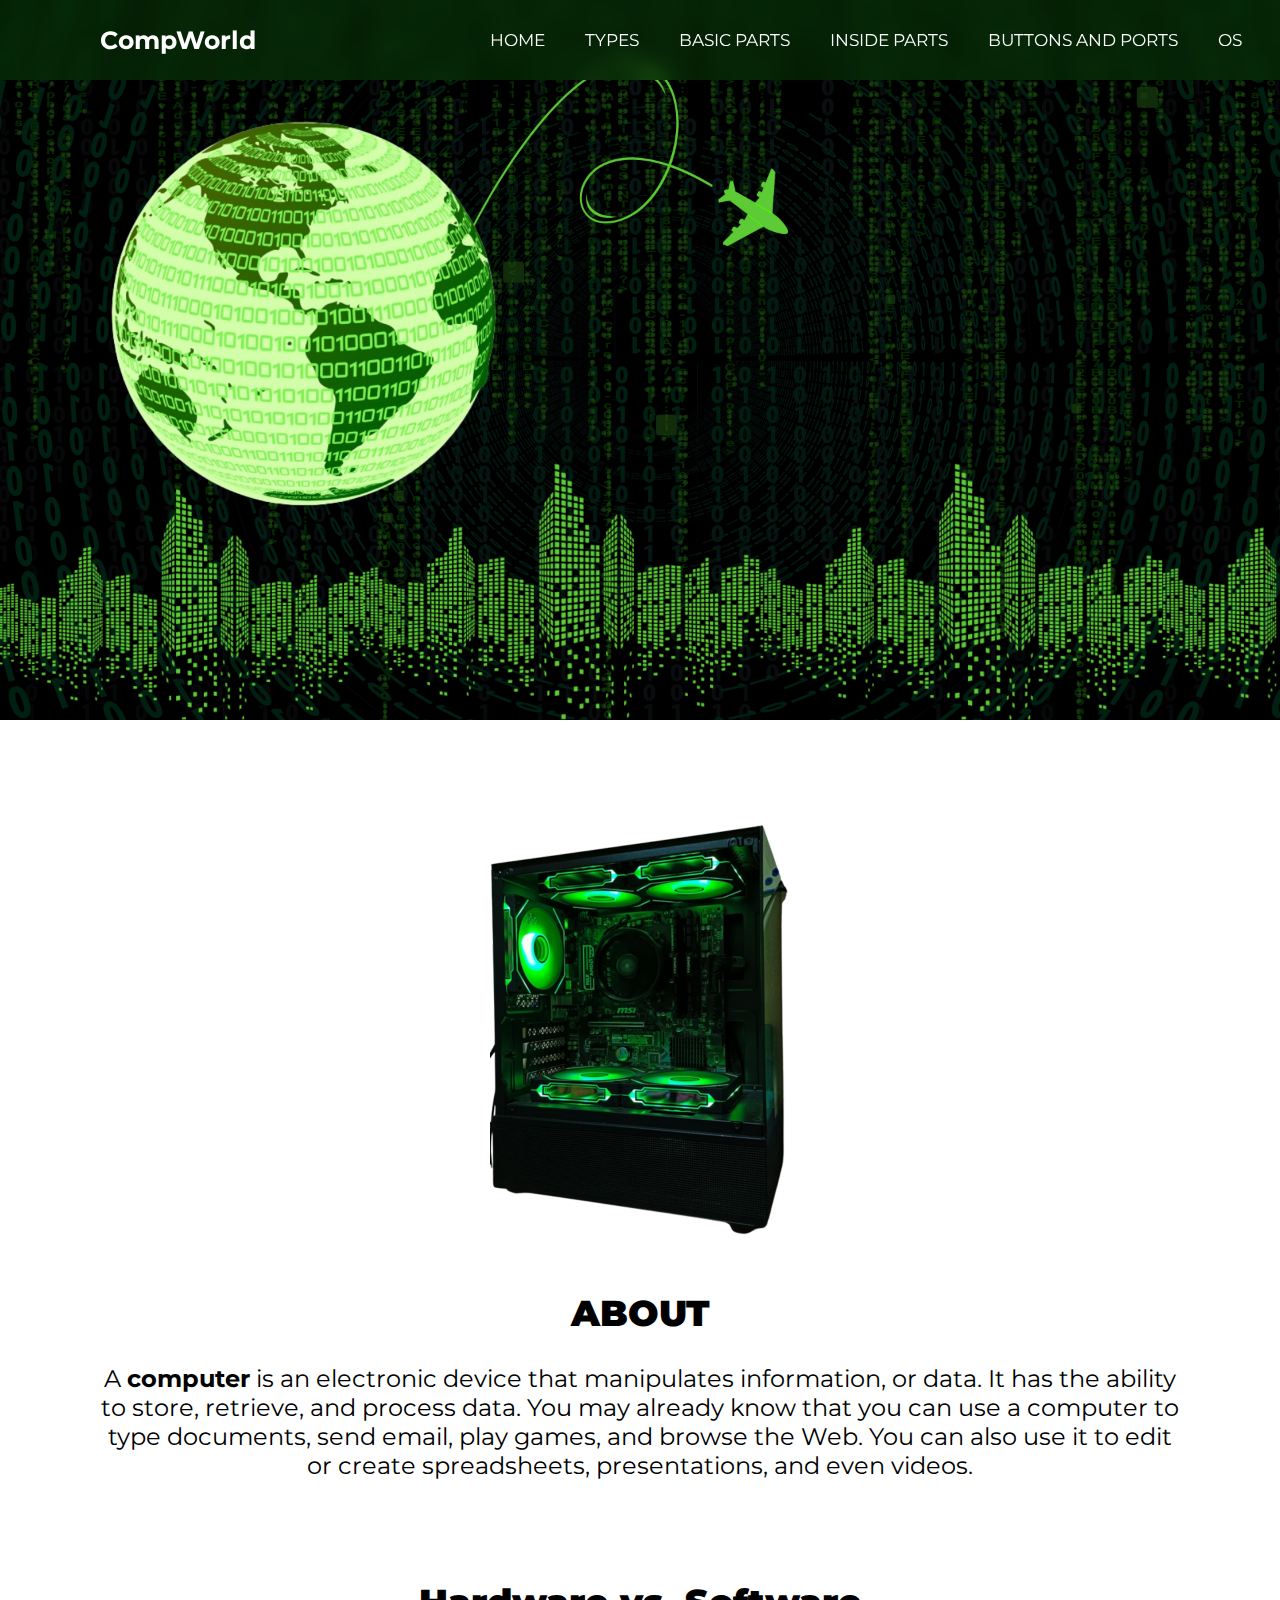
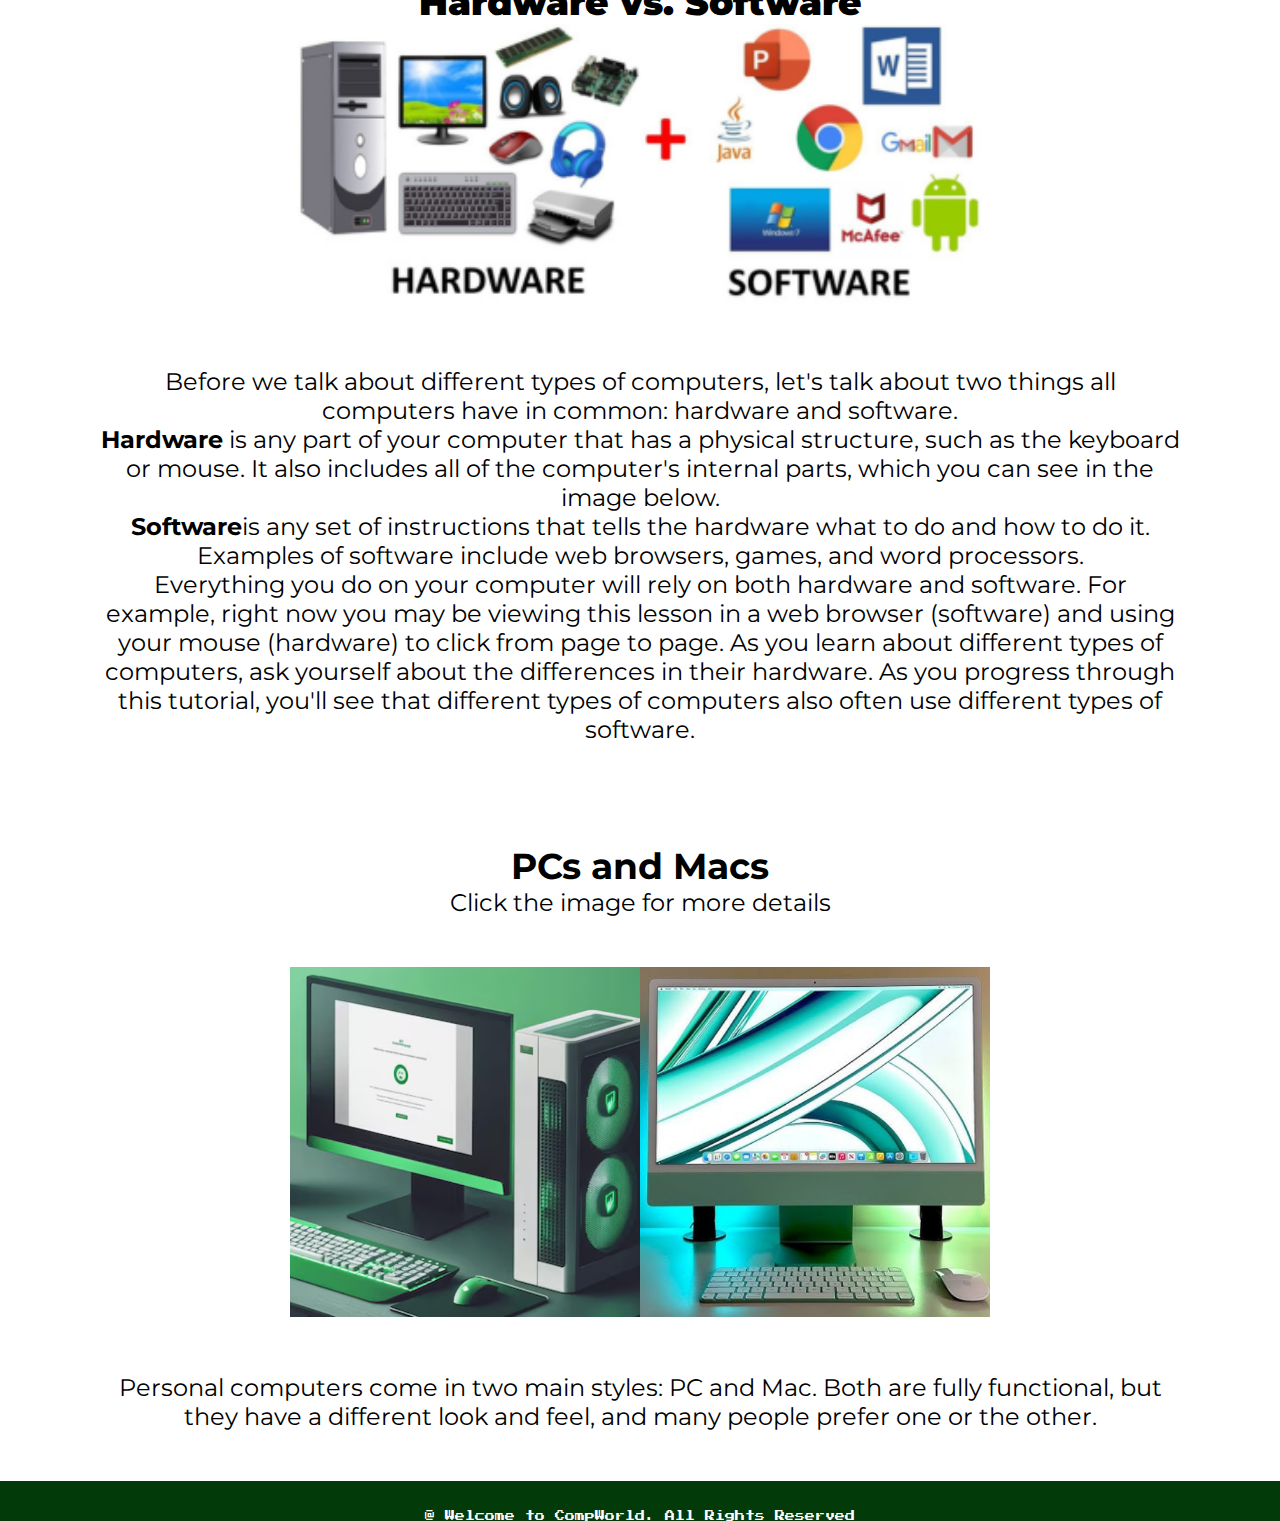
<file: index.html>
<!DOCTYPE html>
<html lang="en" dir="ltr">

<head>
  <meta charset="utf-8">
  <title>HOME</title>
  <meta name="viewport" content="width=device-width, initial-scale=1.0">
  <link rel="stylesheet" href="styles.css">
  <link href="https://fonts.googleapis.com/css2?family=Press+Start+2P&display=swap" rel="stylesheet">
  <link rel="stylesheet" href="https://cdnjs.cloudflare.com/ajax/libs/font-awesome/5.15.3/css/all.min.css" />
</head>

<body>
  <nav>
    <input type="checkbox" id="check">
    <label for="check" class="checkbtn">
      <i class="fas fa-bars"></i>
    </label>


    <label class="logo">CompWorld</label>


    <ul >
        <li><a href="index.html">Home</a></li>
        <li><a href="types.html">Types</a></li>
        <li><a href="basic-parts.html">Basic Parts</a></li>
        <li><a href="insideparts.html">Inside Parts</a></li>
        <li><a href="buttons-ports.html">Buttons and Ports</a></li>
        <li><a href="os.html">OS</a></li>
    </ul>
  </nav>
  
  <section class="background">
    <img src="images/background.png" alt="">
    <div class="welcome">
        <h1>Welcome to<br><br><span>CompuWorld</span></h1>
    </div>
  </section>


  <div class="about">
    <a  href="systemunit.html">
        <img src="images/systemunit.png" alt="">
    </a>
    <h2><strong>ABOUT</strong></h2><br>
    <p>A <b>computer</b> is an electronic device that manipulates information, or data. It has the ability to store, retrieve, and process data. You may already know that you can use a computer to type documents, send email, play games, and browse the Web. You can also use it to edit or create spreadsheets, presentations, and even videos.</p>
  </div>

    <section class="software-hardware">
        <h2><strong>Hardware vs. Software</strong></h2>
        <img src="images/softwarehardware.png" alt="" >
        <p>Before we talk about different types of computers, let's talk about two things all computers have in common: hardware and software.</p>
        <p><strong>Hardware</strong>  is any part of your computer that has a physical structure, such as the keyboard or mouse. It also includes all of the computer's internal parts, which you can see in the image below.</p>
        <p><strong>Software</strong>is any set of instructions that tells the hardware what to do and how to do it. Examples of software include web browsers, games, and word processors.</p>
        <p>Everything you do on your computer will rely on both hardware and software. For example, right now you may be viewing this lesson in a web browser (software) and using your mouse (hardware) to click from page to page. As you learn about different types of computers, ask yourself about the differences in their hardware. As you progress through this tutorial, you'll see that different types of computers also often use different types of software.</p>
    </section>

    <section class="pcandmacs">
        <h2>PCs and Macs</h2>
        <p>Click the image for more details</p>
        <a href="pc-mac.html">
            <img src="images/pcandmac.png" alt="">
        </a>
        <p>Personal computers come in two main styles: PC and Mac. Both are fully functional, but they have a different look and feel, and many people prefer one or the other.</p>
    </section>

    <footer>
            <p>@ Welcome to CompWorld. All Rights Reserved</p>
    </footer>

</body>
</html>
</file>
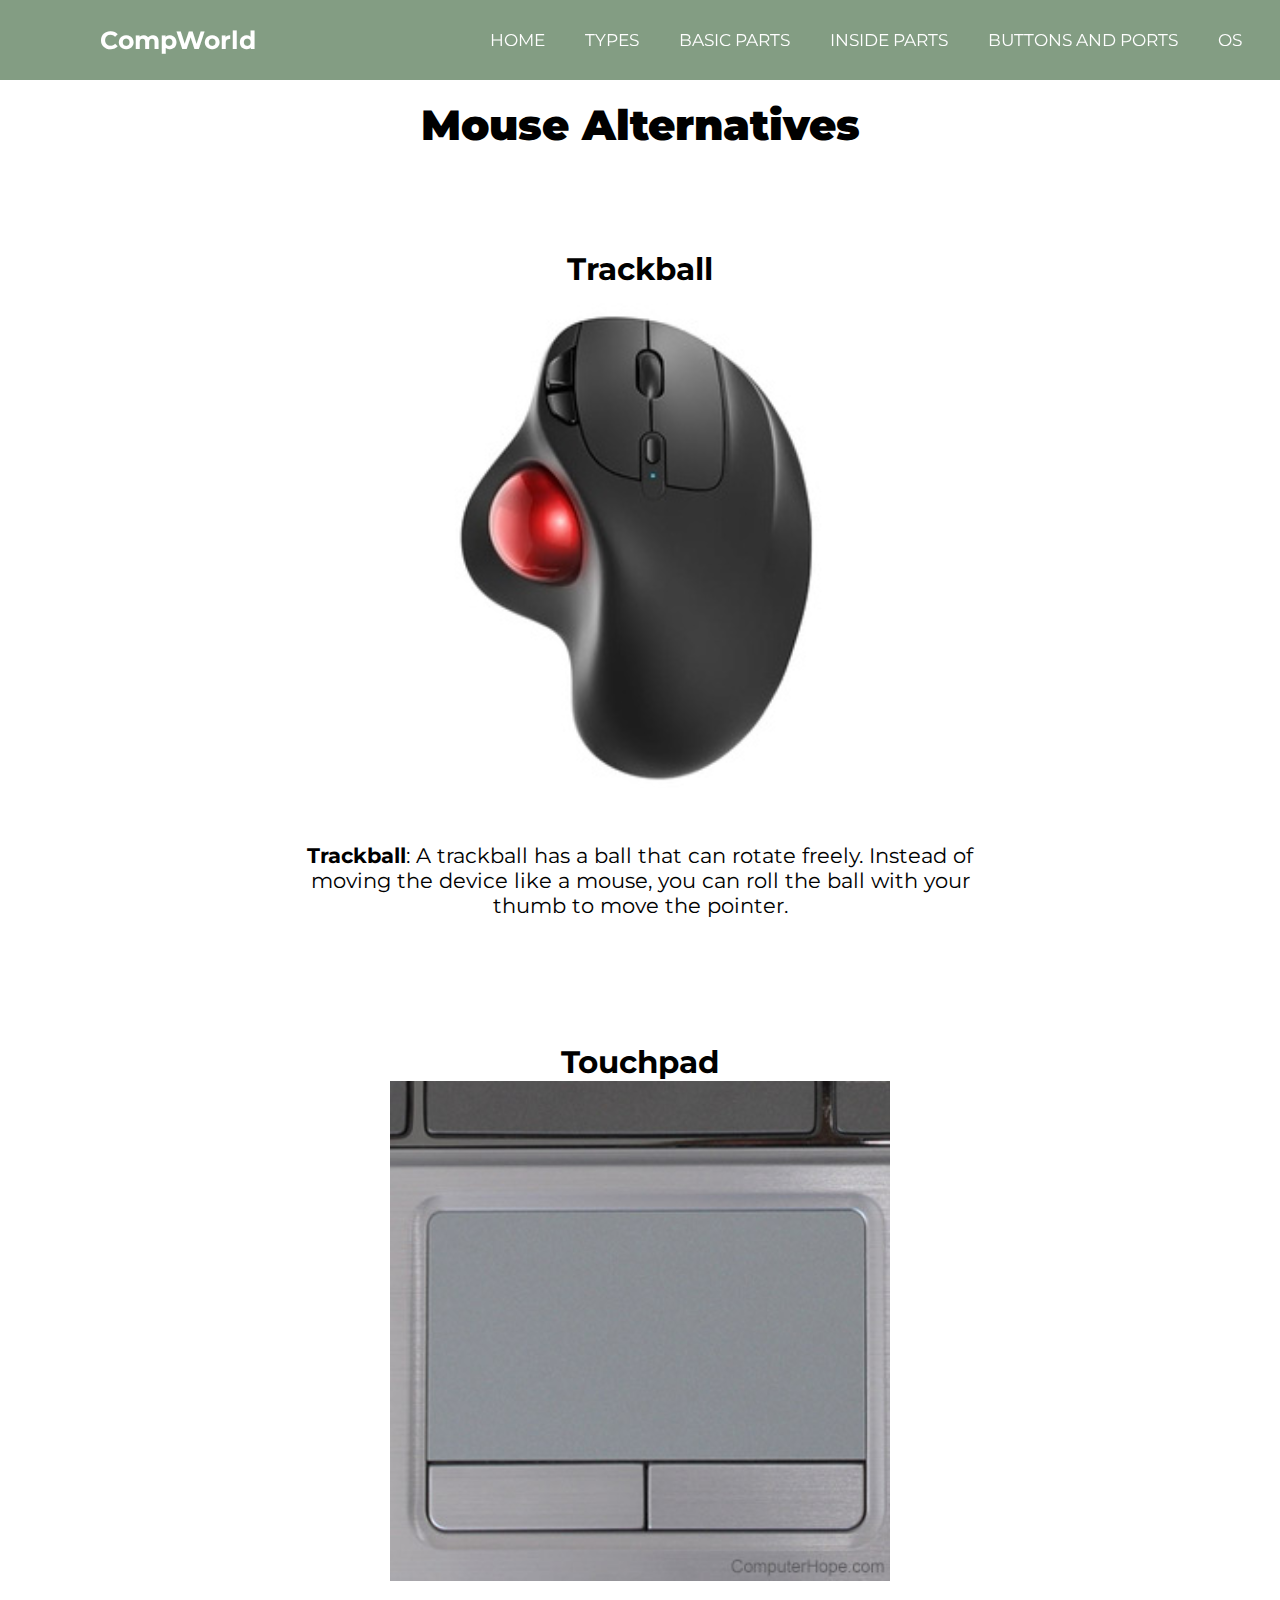
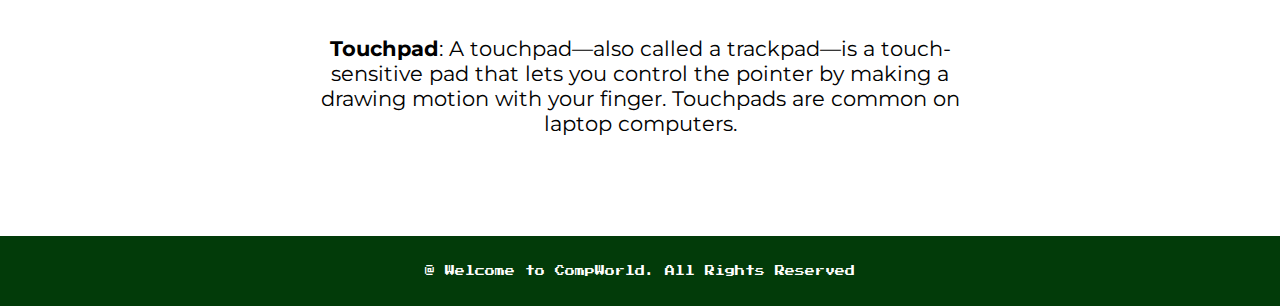
<file: alternative.html>
<!DOCTYPE html>
<html lang="en" dir="ltr">

<head>
  <meta charset="utf-8">
  <title>MOUSE ALTERNATIVE</title>
  <meta name="viewport" content="width=device-width, initial-scale=1.0">
  <link rel="stylesheet" href="alternative.css">
  <link href="https://fonts.googleapis.com/css2?family=Press+Start+2P&display=swap" rel="stylesheet">
  <link rel="stylesheet" href="https://cdnjs.cloudflare.com/ajax/libs/font-awesome/5.15.3/css/all.min.css" />
  
</head>
<body>
  <nav>
    <input type="checkbox" id="check">
    <label for="check" class="checkbtn">
      <i class="fas fa-bars"></i>
    </label>


    <label class="logo">CompWorld</label>


    <ul>
        <li><a href="index.html">Home</a></li>
        <li><a href="types.html">Types</a></li>
        <li><a href="basic-parts.html">Basic Parts</a></li>
        <li><a href="insideparts.html">Inside Parts</a></li>
        <li><a href="buttons-ports.html">Buttons and Ports</a></li>
        <li><a href="os.html">OS</a></li>
    </ul>
  </nav>
    <article>
        <h1><strong>Mouse Alternatives</strong></h1>
        <h2>Trackball</h2>
        <img src="images/trackmouse.png" alt="">
        <p><b>Trackball</b>: A trackball has a ball that can rotate freely. Instead of moving the device like a mouse, you can roll the ball with your thumb to move the pointer.</p><br>

        <h2>Touchpad</h2>
        <img src="images/touchpad.png" alt="">
        <p><b>Touchpad</b>: A touchpad—also called a trackpad—is a touch-sensitive pad that lets you control the pointer by making a drawing motion with your finger. Touchpads are common on laptop computers.</p>

    </article>

    <article></article>

    <footer>
      <p>@ Welcome to CompWorld. All Rights Reserved</p>
    </footer>
    
</body>
</html>
</file>
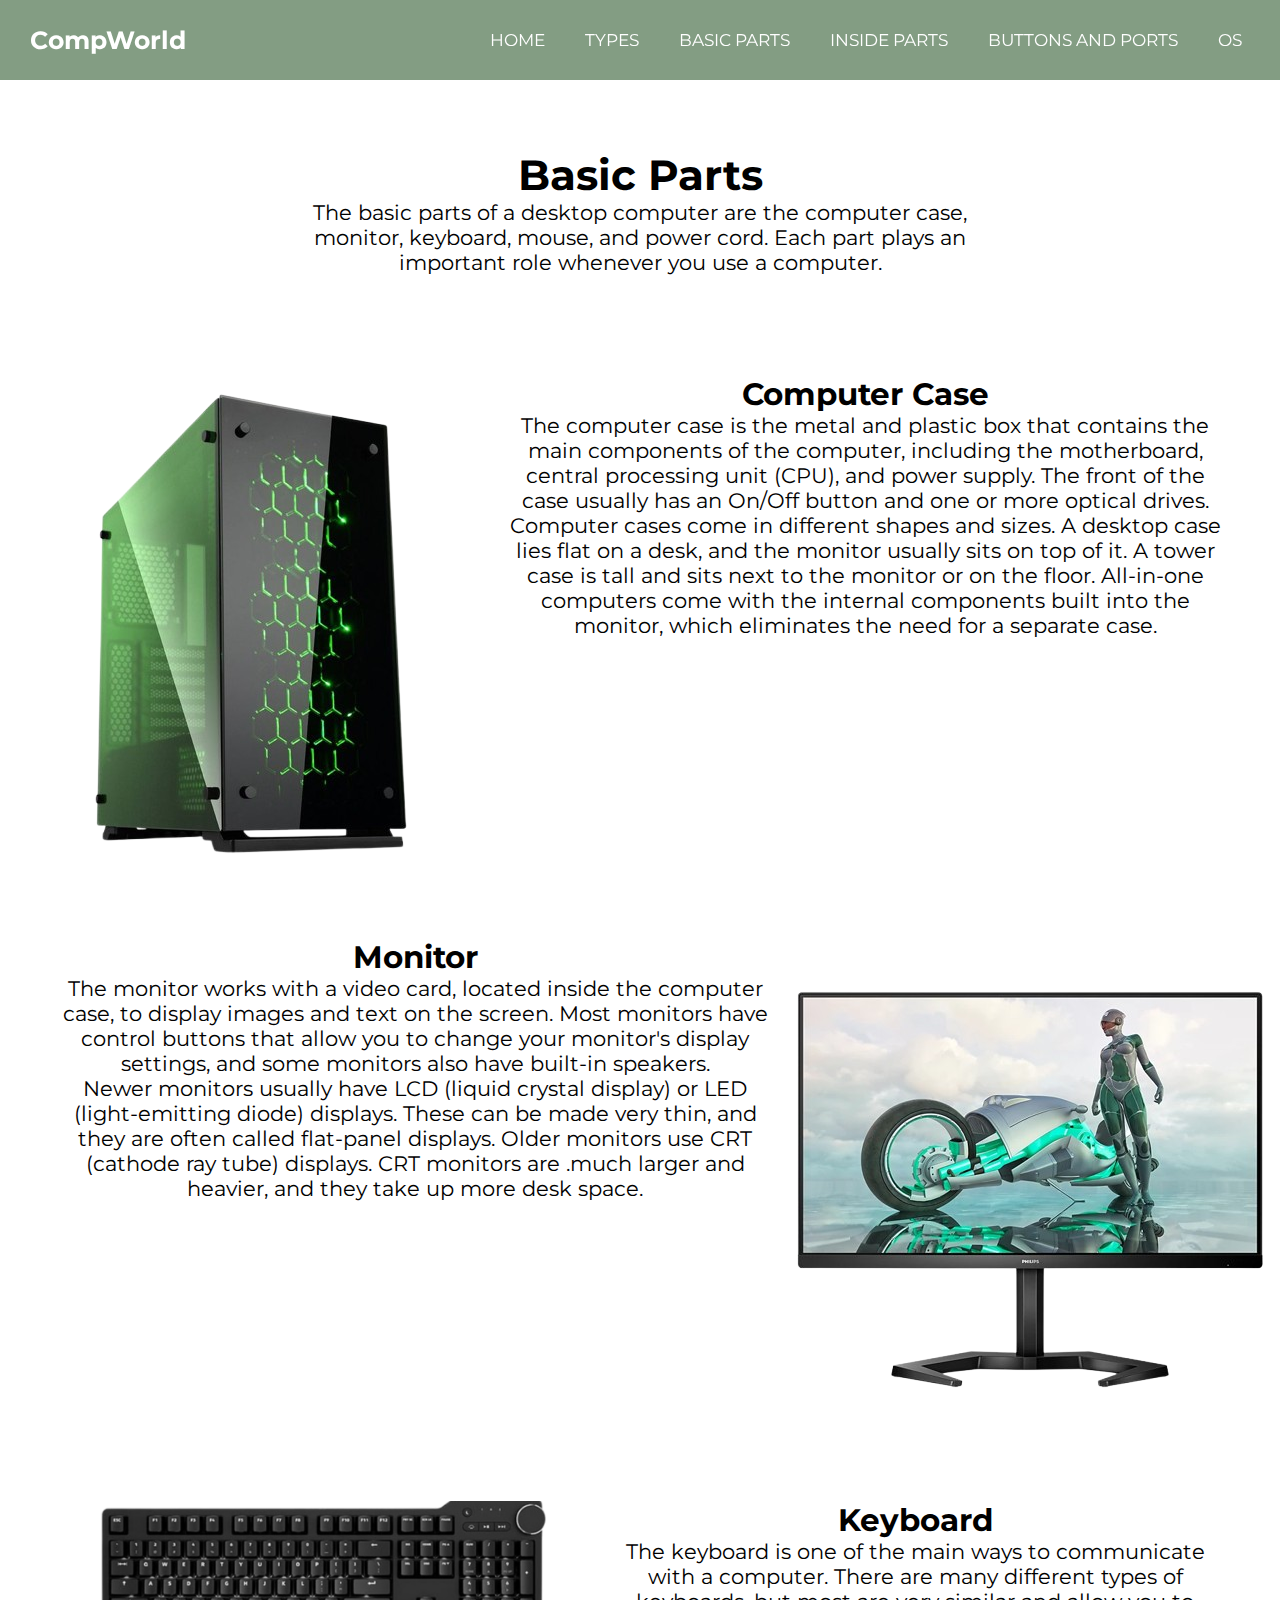
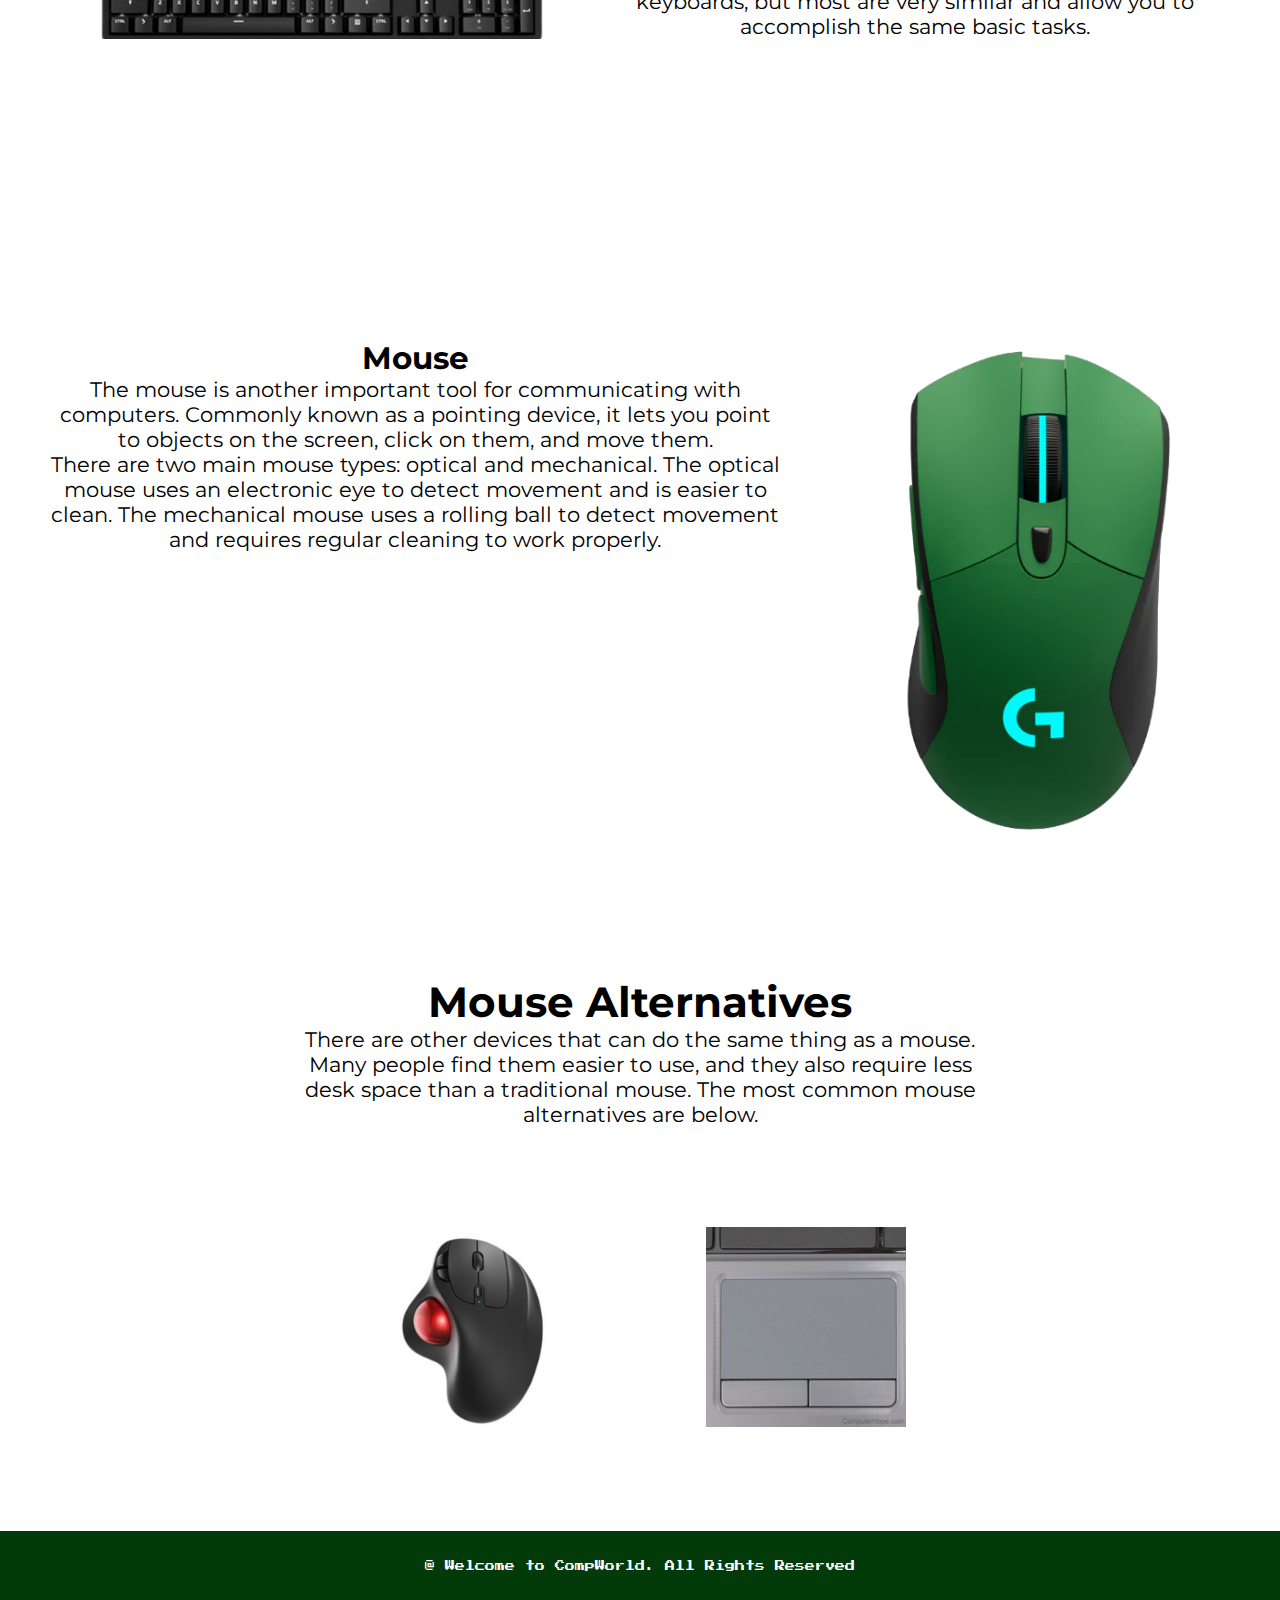
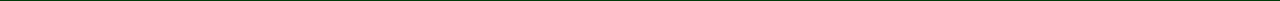
<file: basic-parts.html>
<!DOCTYPE html>
<html lang="en" dir="ltr">

<head>
  <meta charset="utf-8">
  <title>BASIC PARTS</title>
  <meta name="viewport" content="width=device-width, initial-scale=1.0">
  <link rel="stylesheet" href="basic-parts.css">
  <link href="https://fonts.googleapis.com/css2?family=Press+Start+2P&display=swap" rel="stylesheet">
  <link rel="stylesheet" href="https://cdnjs.cloudflare.com/ajax/libs/font-awesome/5.15.3/css/all.min.css" />
  
</head>
<body>
  <nav>
    <input type="checkbox" id="check">
    <label for="check" class="checkbtn">
      <i class="fas fa-bars"></i>
    </label>


    <label class="logo">CompWorld</label>


    <ul>
        <li><a href="index.html">Home</a></li>
        <li><a href="types.html">Types</a></li>
        <li><a href="basic-parts.html">Basic Parts</a></li>
        <li><a href="insideparts.html">Inside Parts</a></li>
        <li><a href="buttons-ports.html">Buttons and Ports</a></li>
        <li><a href="os.html">OS</a></li>
    </ul>
  </nav>

    <div class="basic">
        <h1>Basic Parts</h1>
        <p>The basic parts of a desktop computer are the computer case, monitor, keyboard, mouse, and power cord. Each part plays an important role whenever you use a computer.</p>
    </div>

    <div class="case">     
        <img src="images/computercase.png" alt="">
        <h2>Computer Case</h2>
        <p>The computer case is the metal and plastic box that contains the main components of the computer, including the motherboard, central processing unit (CPU), and power supply. The front of the case usually has an On/Off button and one or more optical drives.</p>
        <p>Computer cases come in different shapes and sizes. A desktop case lies flat on a desk, and the monitor usually sits on top of it. A tower case is tall and sits next to the monitor or on the floor. All-in-one computers come with the internal components built into the monitor, which eliminates the need for a separate case.
        </p>
    </div>

  
    <div class="monitor">
        <img src="images/monitor.png" alt="">
        <h2>Monitor</h2>
        <p>The monitor works with a video card, located inside the computer case, to display images and text on the screen. Most monitors have control buttons that allow you to change your monitor's display settings, and some monitors also have built-in speakers.</p>
        <p>Newer monitors usually have LCD (liquid crystal display) or LED (light-emitting diode) displays. These can be made very thin, and they are often called flat-panel displays. Older monitors use CRT (cathode ray tube) displays. CRT monitors are .much larger and heavier, and they take up more desk space.</p>
    </div>

    <div class="keyboard">
    <img src="images/keyboard.png">
    <h2>Keyboard</h2>
    <p>The keyboard is one of the main ways to communicate with a computer. There are many different types of keyboards, but most are very similar and allow you to accomplish the same basic tasks.</p>
    </div>

    <div class="mouse">
        <img src="images/mouse.webp" alt="">
        <h2>Mouse</h2>
        <p>The mouse is another important tool for communicating with computers. Commonly known as a pointing device, it lets you point to objects on the screen, click on them, and move them.</p>
        <P>There are two main mouse types: optical and mechanical. The optical mouse uses an electronic eye to detect movement and is easier to clean. The mechanical mouse uses a rolling ball to detect movement and requires regular cleaning to work properly.</P><br>
    </div>

    <div class="alt">
        <h1>Mouse Alternatives</h1>
        <p>There are other devices that can do the same thing as a mouse. Many people find them easier to use, and they also require less desk space than a traditional mouse. The most common mouse alternatives are below.</p>
    </div>


    <div class="images">
        <ul>
            <a href="alternative.html">
                <li><img src="images/trackmouse.png" alt="trackmouse"></li>
            </a>
            <a href="alternative.html">
                <li><img src="images/touchpad.png" alt="touchpad"></li>
            </a>
        </ul>
    </div>

    <footer>
        <p>@ Welcome to CompWorld. All Rights Reserved</p>
    </footer>

</html>
</file>
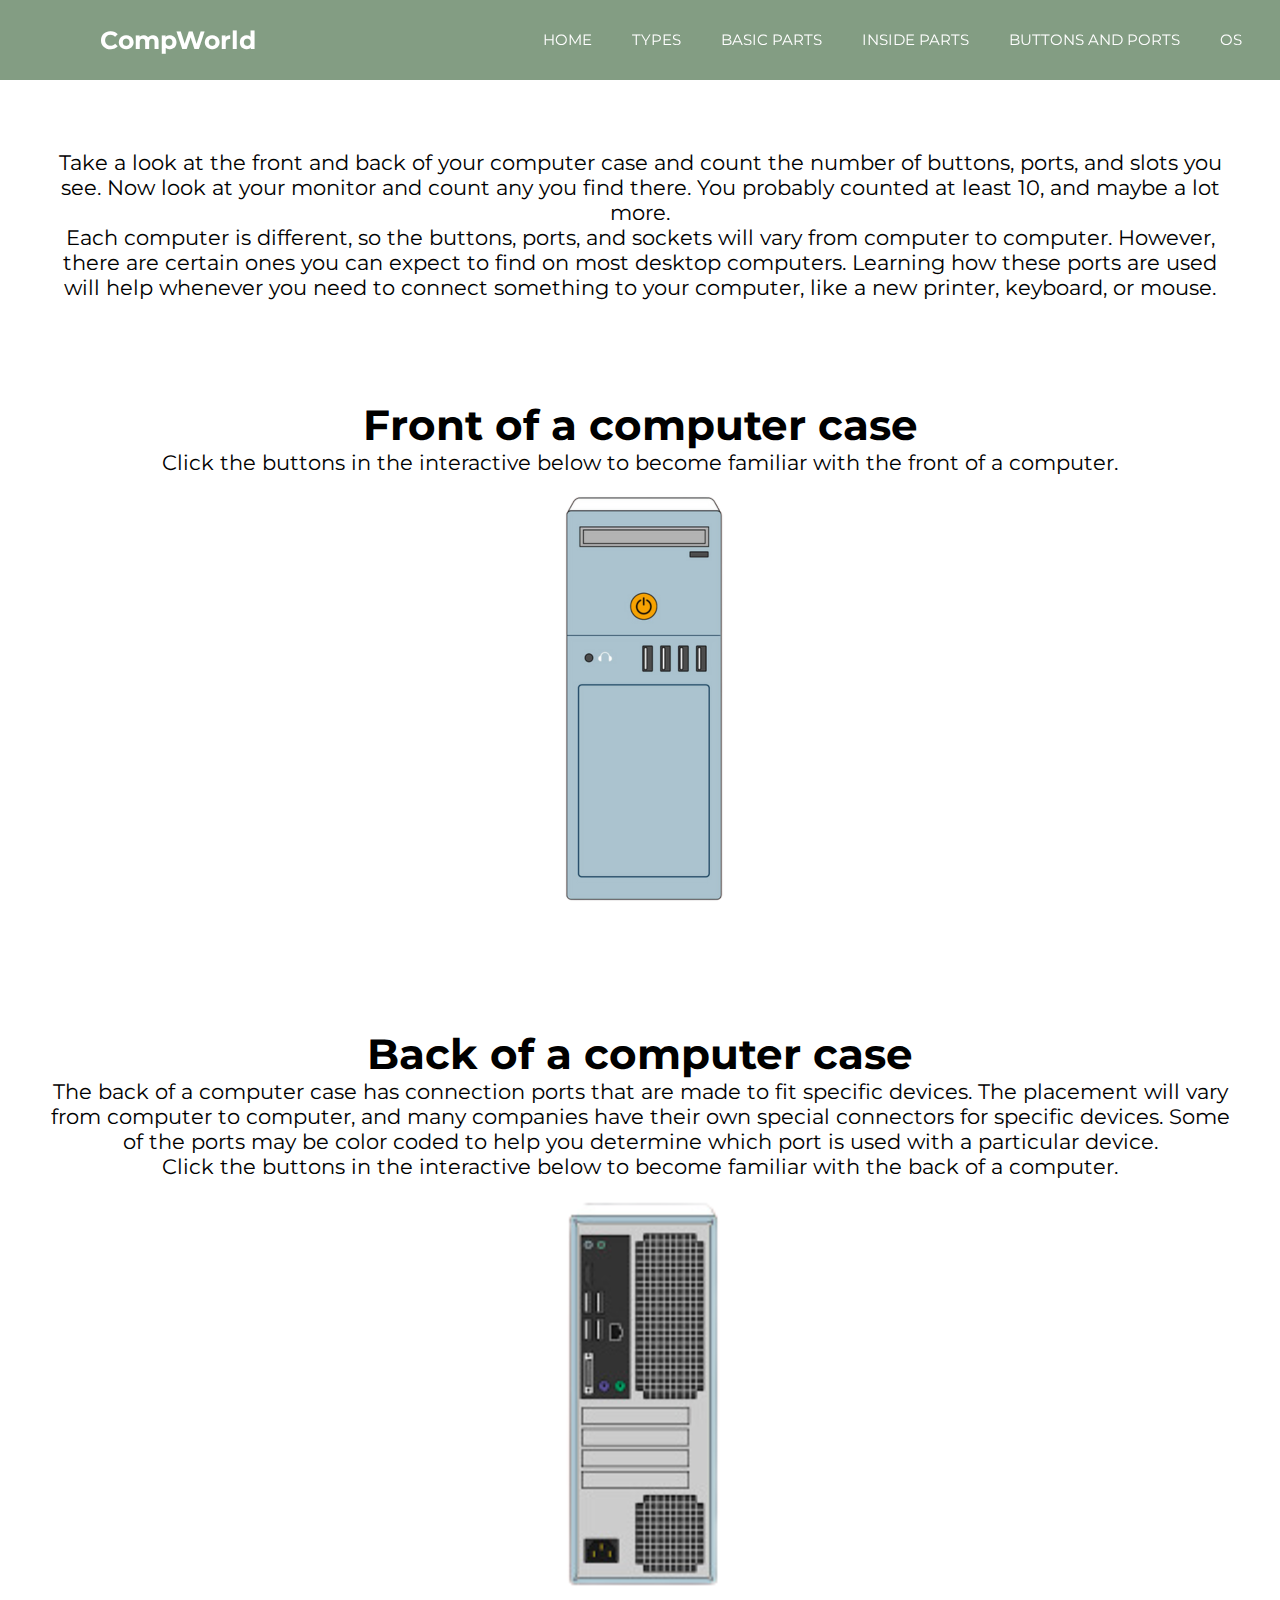
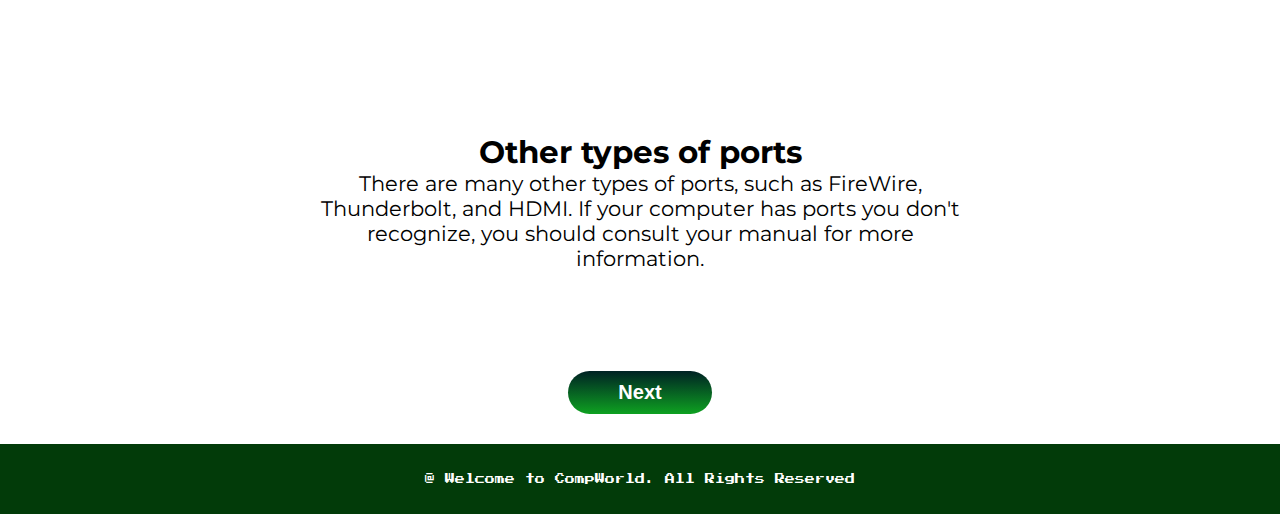
<file: buttons-ports.html>
<!DOCTYPE html>
<html lang="en" dir="ltr">

<head>
  <meta charset="utf-8">
  <title>BUTTONS AND PORTS</title>
  <meta name="viewport" content="width=device-width, initial-scale=1.0">
  <link rel="stylesheet" href="buttons-ports.css">
  <link href="https://fonts.googleapis.com/css2?family=Press+Start+2P&display=swap" rel="stylesheet">
  <link rel="stylesheet" href="https://cdnjs.cloudflare.com/ajax/libs/font-awesome/5.15.3/css/all.min.css" />
  
</head>
<body>
  <nav>
    <input type="checkbox" id="check">
    <label for="check" class="checkbtn">
      <i class="fas fa-bars"></i>
    </label>


    <label class="logo">CompWorld</label>


    <ul>
        <li><a href="index.html">Home</a></li>
        <li><a href="types.html">Types</a></li>
        <li><a href="basic-parts.html">Basic Parts</a></li>
        <li><a href="insideparts.html">Inside Parts</a></li>
        <li><a href="buttons-ports.html">Buttons and Ports</a></li>
        <li><a href="os.html">OS</a></li>
    </ul>
  </nav>

    <article class="front-back">
        <p>Take a look at the front and back of your computer case and count the number of buttons, ports, and slots you see. Now look at your monitor and count any you find there. You probably counted at least 10, and maybe a lot more.</p>
        <p>Each computer is different, so the buttons, ports, and sockets will vary from computer to computer. However, there are certain ones you can expect to find on most desktop computers. Learning how these ports are used will help whenever you need to connect something to your computer, like a new printer, keyboard, or mouse.</p>
        </article>

        <article class="front">
        <h1>Front of a computer case</h1>
        <p>Click the buttons in the interactive below to become familiar with the front of a computer.</p>
        <img src="images/front.png" alt="">
        </article>

        <article class="back">
        <h1>Back of a computer case</h1>
        <p>The back of a computer case has connection ports that are made to fit specific devices. The placement will vary from computer to computer, and many companies have their own special connectors for specific devices. Some of the ports may be color coded to help you determine which port is used with a particular device.</p>
        <p>Click the buttons in the interactive below to become familiar with the back of a computer.</p>
        <img src="images/back.png" alt="">
        </article>

        <article class="other">
        <h2>Other types of ports</h2>
        <p>There are many other types of ports, such as FireWire, Thunderbolt, and HDMI. If your computer has ports you don't recognize, you should consult your manual for more information.</p>
        </article>

    <a href="next.html">
    <button type="button">Next</button>
    </a>
    
    <footer>
      <p>@ Welcome to CompWorld. All Rights Reserved</p>
    </footer>
    
    
</body>
</html>
</file>
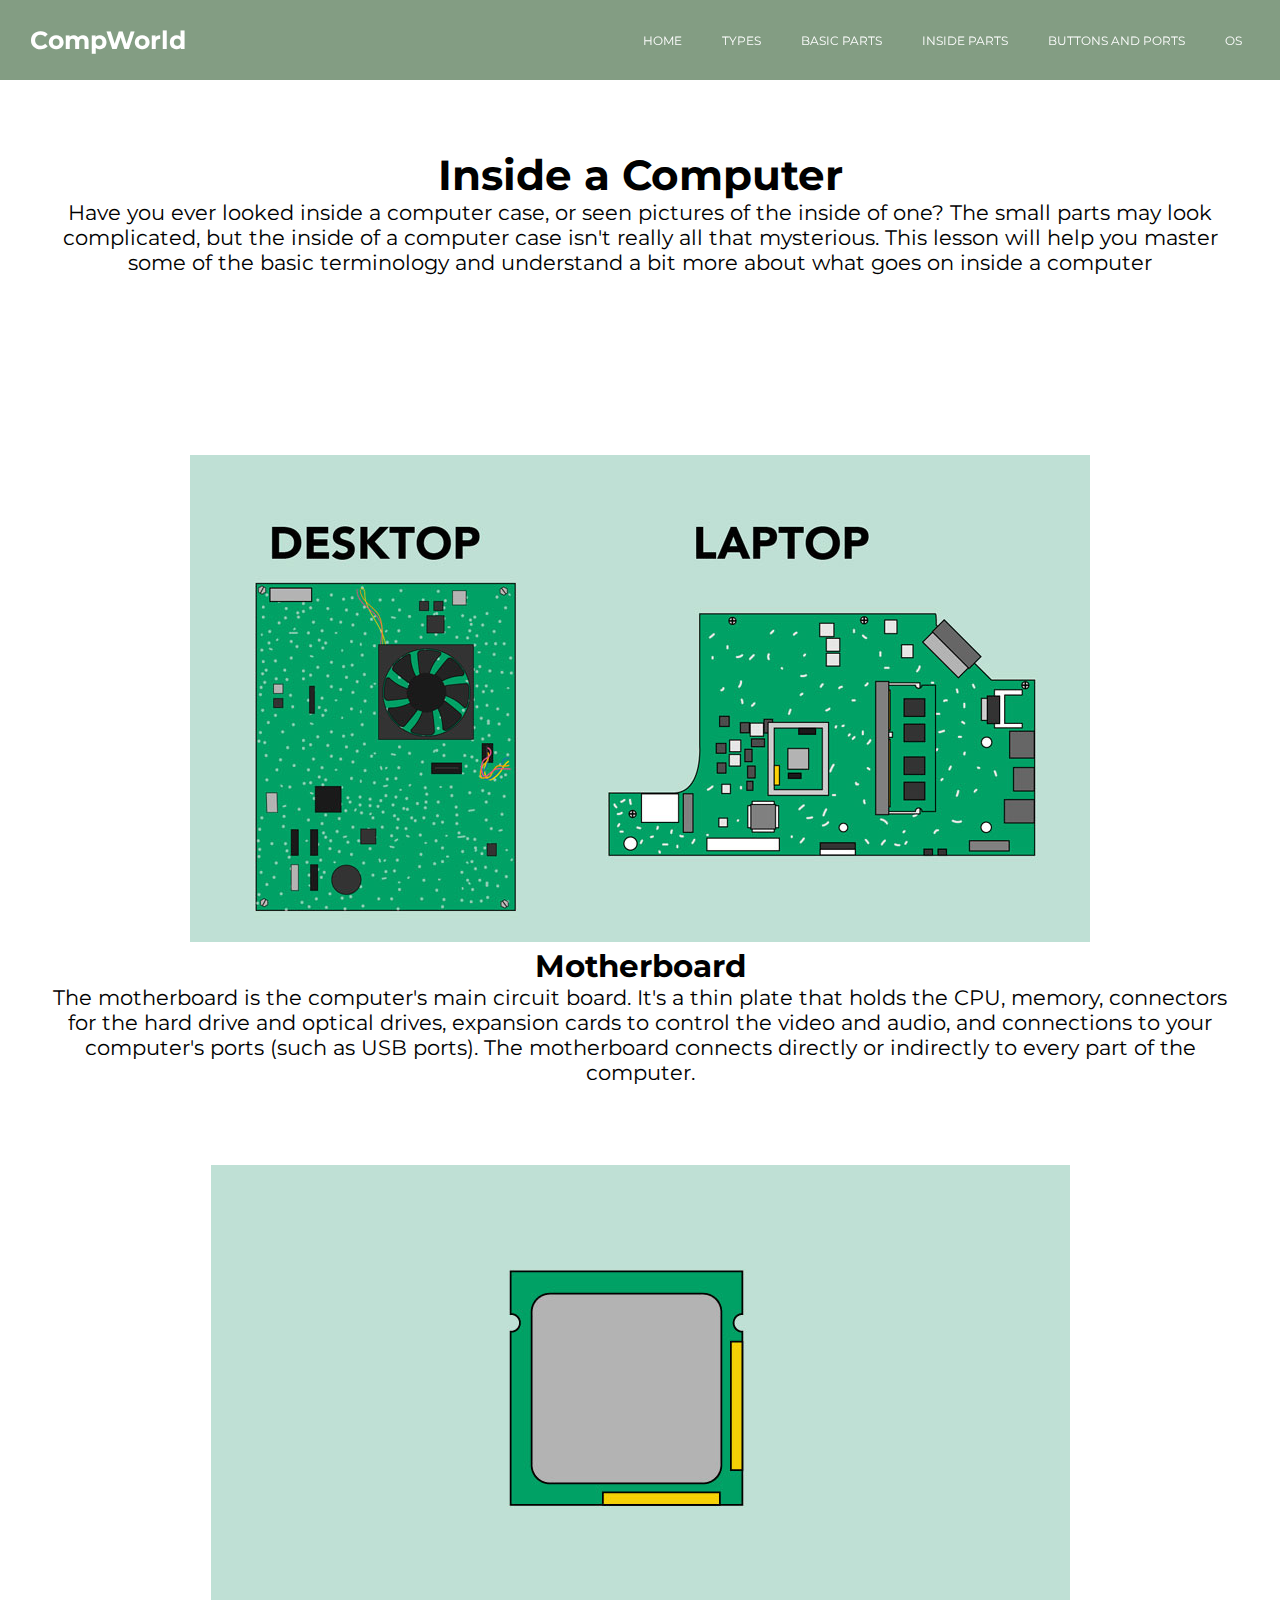
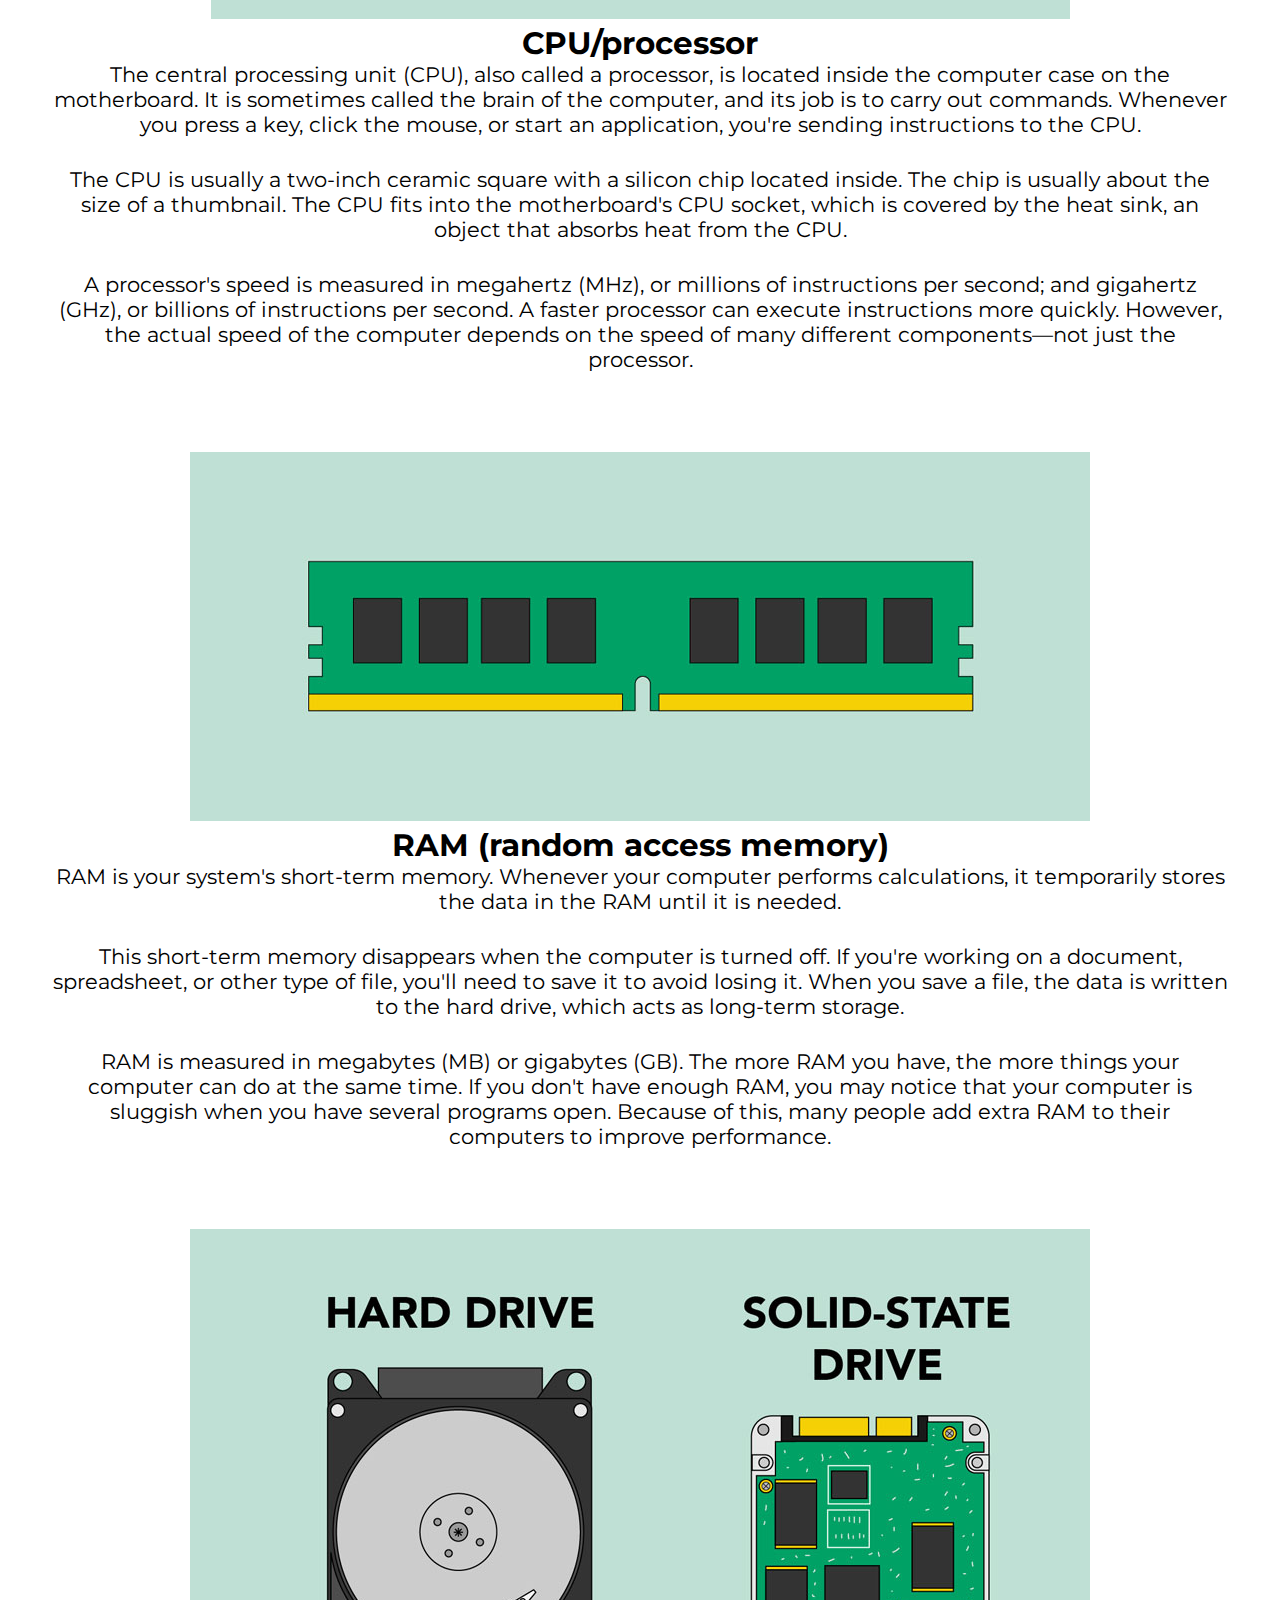
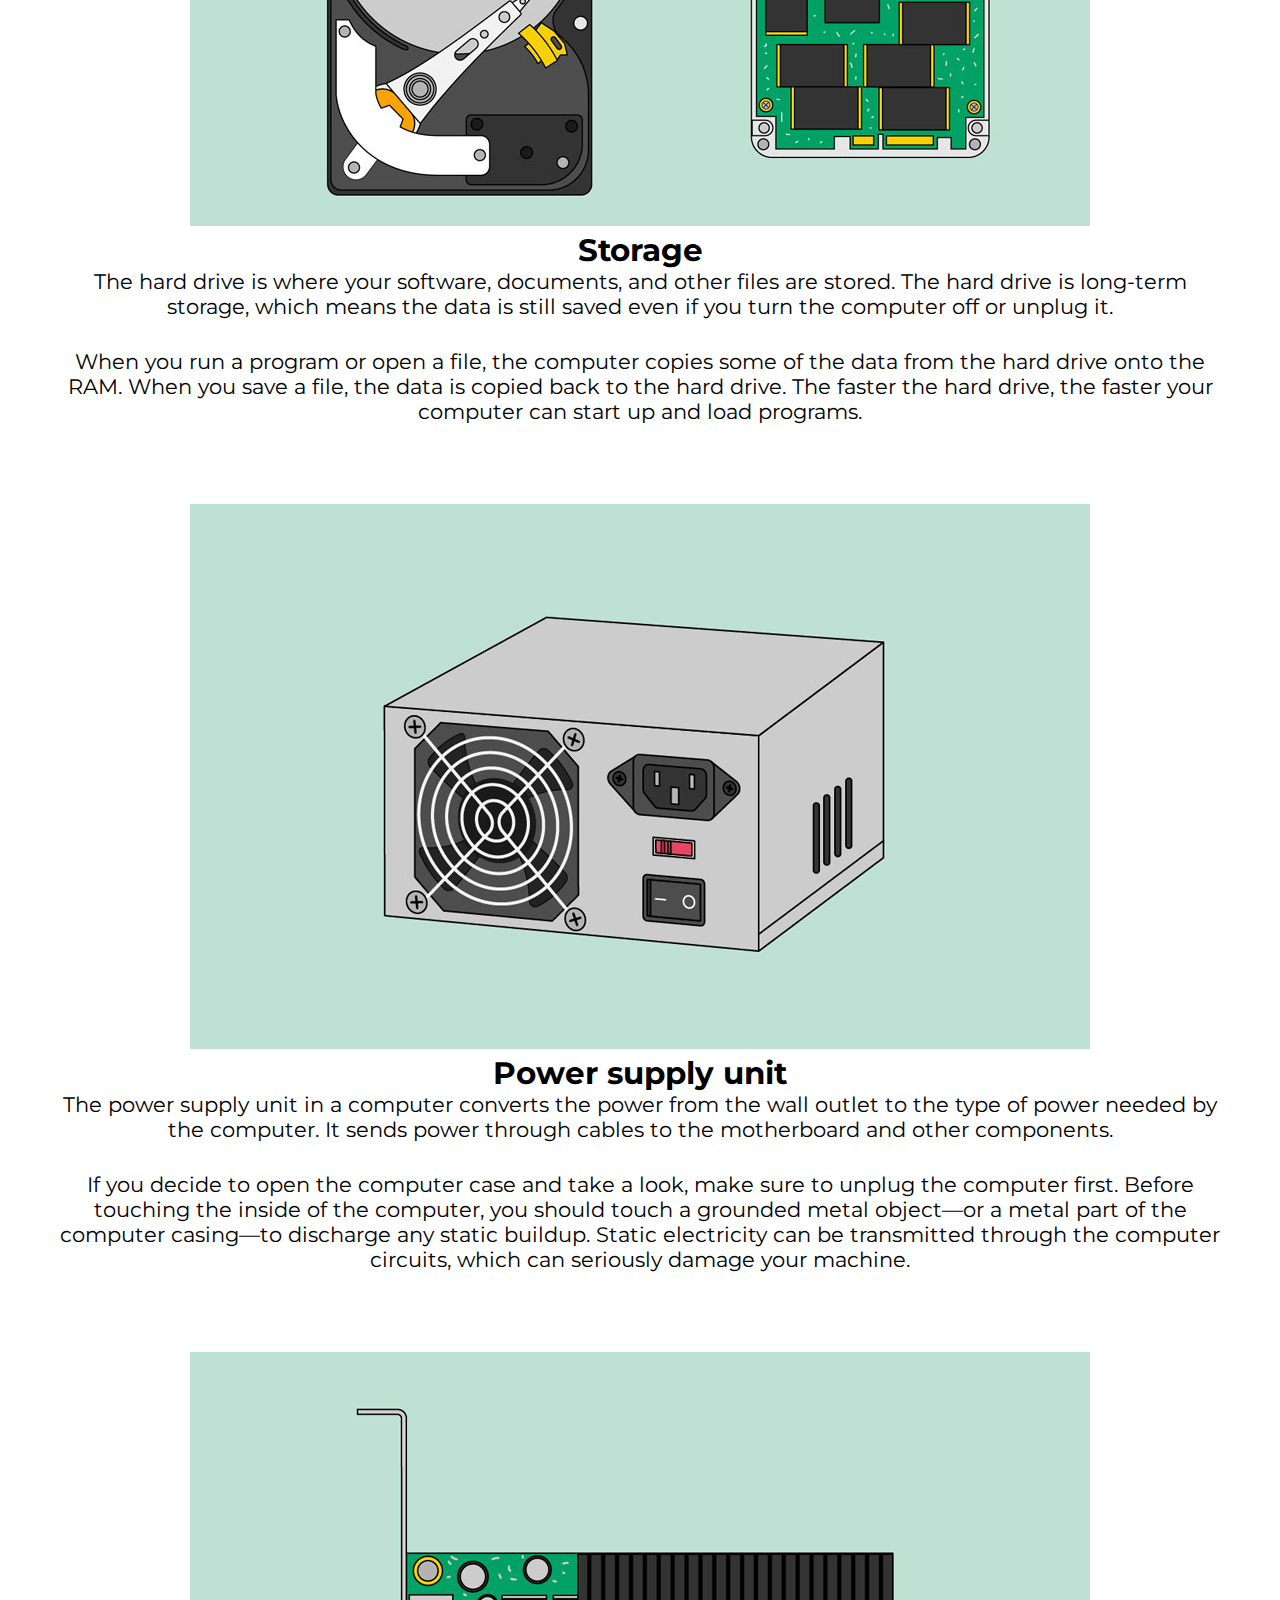
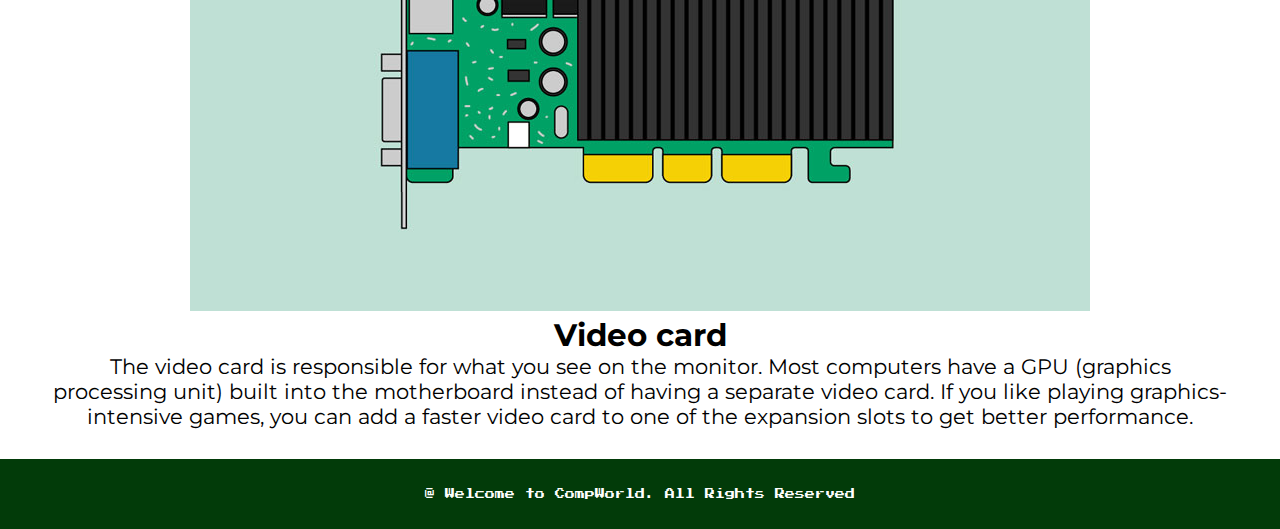
<file: insideparts.html>
<!DOCTYPE html>
<html lang="en" dir="ltr">

<head>
  <meta charset="utf-8">
  <title>INSIDE PARTS</title>
  <meta name="viewport" content="width=device-width, initial-scale=1.0">
  <link rel="stylesheet" href="insideparts.css">
  <link href="https://fonts.googleapis.com/css2?family=Press+Start+2P&display=swap" rel="stylesheet">
  <link rel="stylesheet" href="https://cdnjs.cloudflare.com/ajax/libs/font-awesome/5.15.3/css/all.min.css" />
  
</head>
<body>
  <nav>
    <input type="checkbox" id="check">
    <label for="check" class="checkbtn">
      <i class="fas fa-bars"></i>
    </label>


    <label class="logo">CompWorld</label>


    <ul>
        <li><a href="index.html">Home</a></li>
        <li><a href="types.html">Types</a></li>
        <li><a href="basic-parts.html">Basic Parts</a></li>
        <li><a href="insideparts.html">Inside Parts</a></li>
        <li><a href="buttons-ports.html">Buttons and Ports</a></li>
        <li><a href="os.html">OS</a></li>
    </ul>
  </nav>

    <article class="inside">
        <h1>Inside a Computer</h1>
        <p>Have you ever looked inside a computer case, or seen pictures of the inside of one? The small parts may look complicated, but the inside of a computer case isn't really all that mysterious. This lesson will help you master some of the basic terminology and understand a bit more about what goes on inside a computer</p>
    </article>

    <article>
        <img src="images/motherboard.jpg" alt="">
        <h2>Motherboard</h2>
        <p>The motherboard is the computer's main circuit board. It's a thin plate that holds the CPU, memory, connectors for the hard drive and optical drives, expansion cards to control the video and audio, and connections to your computer's ports (such as USB ports). The motherboard connects directly or indirectly to every part of the computer.</p>

        
        <img src="images/processor.jpg" alt="">
        <h2>CPU/processor</h2>
        <p>The central processing unit (CPU), also called a processor, is located inside the computer case on the motherboard. It is sometimes called the brain of the computer, and its job is to carry out commands. Whenever you press a key, click the mouse, or start an application, you're sending instructions to the CPU.</p>
        <p>The CPU is usually a two-inch ceramic square with a silicon chip located inside. The chip is usually about the size of a thumbnail. The CPU fits into the motherboard's CPU socket, which is covered by the heat sink, an object that absorbs heat from the CPU.</p>
        <p>A processor's speed is measured in megahertz (MHz), or millions of instructions per second; and gigahertz (GHz), or billions of instructions per second. A faster processor can execute instructions more quickly. However, the actual speed of the computer depends on the speed of many different components—not just the processor.</p>
        
        <img src="images/ram.jpg" alt="">
        <h2>RAM (random access memory)</h2>
        <p>RAM is your system's short-term memory. Whenever your computer performs calculations, it temporarily stores the data in the RAM until it is needed.</p>
        <p>This short-term memory disappears when the computer is turned off. If you're working on a document, spreadsheet, or other type of file, you'll need to save it to avoid losing it. When you save a file, the data is written to the hard drive, which acts as long-term storage.</p>
        <p>RAM is measured in megabytes (MB) or gigabytes (GB). The more RAM you have, the more things your computer can do at the same time. If you don't have enough RAM, you may notice that your computer is sluggish when you have several programs open. Because of this, many people add extra RAM to their computers to improve performance.</p>

        <img src="images/storage.jpg" alt="">
        <h2>Storage</h2>
        <p>The hard drive is where your software, documents, and other files are stored. The hard drive is long-term storage, which means the data is still saved even if you turn the computer off or unplug it.</p>
        <p>When you run a program or open a file, the computer copies some of the data from the hard drive onto the RAM. When you save a file, the data is copied back to the hard drive. The faster the hard drive, the faster your computer can start up and load programs.</p>

        <img src="images/powersupply.jpg" alt="">
        <h2>Power supply unit</h2>
        <p>The power supply unit in a computer converts the power from the wall outlet to the type of power needed by the computer. It sends power through cables to the motherboard and other components.</p>
        <p>If you decide to open the computer case and take a look, make sure to unplug the computer first. Before touching the inside of the computer, you should touch a grounded metal object—or a metal part of the computer casing—to discharge any static buildup. Static electricity can be transmitted through the computer circuits, which can seriously damage your machine.</p>

        <img src="images/videocard.jpg" alt="">
        <h2>Video card</h2>
        <p>The video card is responsible for what you see on the monitor. Most computers have a GPU (graphics processing unit) built into the motherboard instead of having a separate video card. If you like playing graphics-intensive games, you can add a faster video card to one of the expansion slots to get better performance.</p>
         


    </article>

    <footer>
      <p>@ Welcome to CompWorld. All Rights Reserved</p>
    </footer>
    
</body>
</html>
</file>
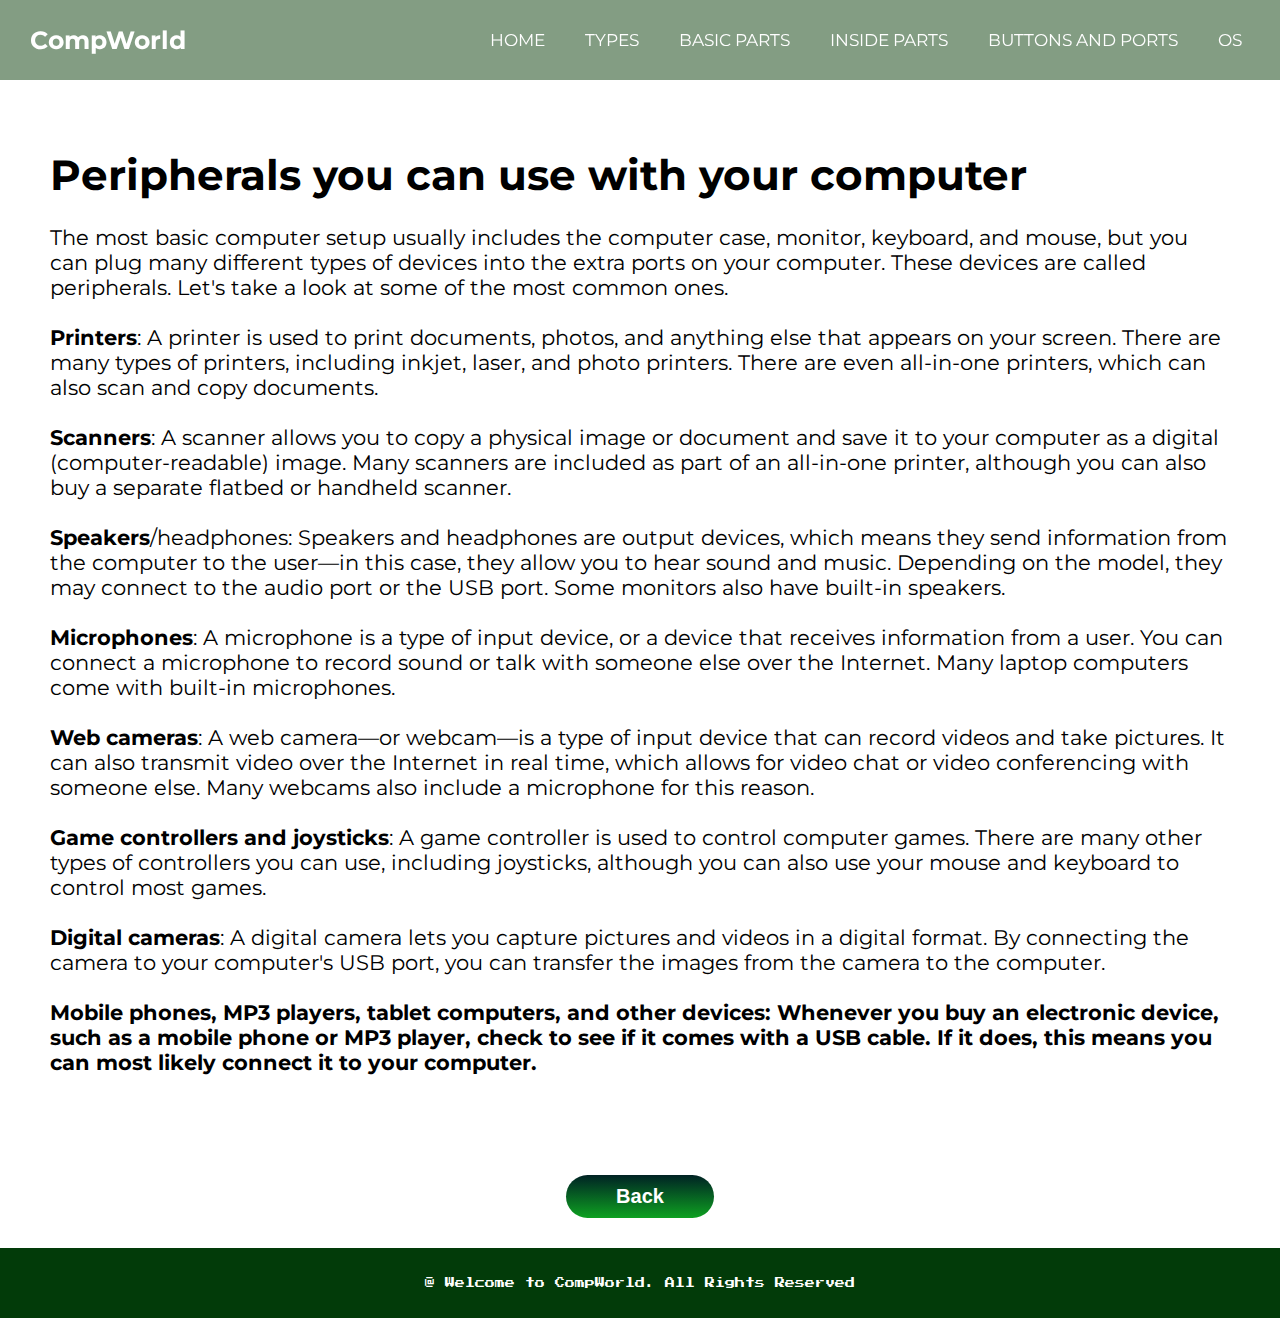
<file: next.html>
<!DOCTYPE html>
<html lang="en" dir="ltr">

<head>
  <meta charset="utf-8">
  <title>PERIPHERALS</title>
  <meta name="viewport" content="width=device-width, initial-scale=1.0">
  <link rel="stylesheet" href="next.css">
  <link href="https://fonts.googleapis.com/css2?family=Press+Start+2P&display=swap" rel="stylesheet">
  <link rel="stylesheet" href="https://cdnjs.cloudflare.com/ajax/libs/font-awesome/5.15.3/css/all.min.css" />
  
</head>
<body>
  <nav>
    <input type="checkbox" id="check">
    <label for="check" class="checkbtn">
      <i class="fas fa-bars"></i>
    </label>


    <label class="logo">CompWorld</label>


    <ul>
        <li><a href="index.html">Home</a></li>
        <li><a href="types.html">Types</a></li>
        <li><a href="basic-parts.html">Basic Parts</a></li>
        <li><a href="insideparts.html">Inside Parts</a></li>
        <li><a href="buttons-ports.html">Buttons and Ports</a></li>
        <li><a href="os.html">OS</a></li>
    </ul>
  </nav>

    <article class="peripherals">
    <h1>Peripherals you can use with your computer</h1><br>
    <p>The most basic computer setup usually includes the computer case, monitor, keyboard, and mouse, but you can plug many different types of devices into the extra ports on your computer. These devices are called peripherals. Let's take a look at some of the most common ones.</p><br>
    <p><b>Printers</b>: A printer is used to print documents, photos, and anything else that appears on your screen. There are many types of printers, including inkjet, laser, and photo printers. There are even all-in-one printers, which can also scan and copy documents.</p><br>
    <p><b>Scanners</b>: A scanner allows you to copy a physical image or document and save it to your computer as a digital (computer-readable) image. Many scanners are included as part of an all-in-one printer, although you can also buy a separate flatbed or handheld scanner.</p><br>
    <p><b>Speakers</b>/headphones: Speakers and headphones are output devices, which means they send information from the computer to the user—in this case, they allow you to hear sound and music. Depending on the model, they may connect to the audio port or the USB port. Some monitors also have built-in speakers.</p><br>
    <p><b>Microphones</b>: A microphone is a type of input device, or a device that receives information from a user. You can connect a microphone to record sound or talk with someone else over the Internet. Many laptop computers come with built-in microphones.</p><br>
    <p><b>Web cameras</b>: A web camera—or webcam—is a type of input device that can record videos and take pictures. It can also transmit video over the Internet in real time, which allows for video chat or video conferencing with someone else. Many webcams also include a microphone for this reason.</p><br>
    <p><b>Game controllers and joysticks</b>: A game controller is used to control computer games. There are many other types of controllers you can use, including joysticks, although you can also use your mouse and keyboard to control most games.</p><br>
    <p><b>Digital cameras</b>: A digital camera lets you capture pictures and videos in a digital format. By connecting the camera to your computer's USB port, you can transfer the images from the camera to the computer.</p><br>
    <p><b>Mobile phones, MP3 players, tablet computers, and other devices: Whenever you buy an electronic device, such as a mobile phone or MP3 player, check to see if it comes with a USB cable. If it does, this means you can most likely connect it to your computer.</b></p>
    </article>

    <a href="buttons-ports.html">
        <button type="button">Back</button>
        </a>

        <footer>
          <p>@ Welcome to CompWorld. All Rights Reserved</p>
        </footer>
    
</body>
</html>
</file>
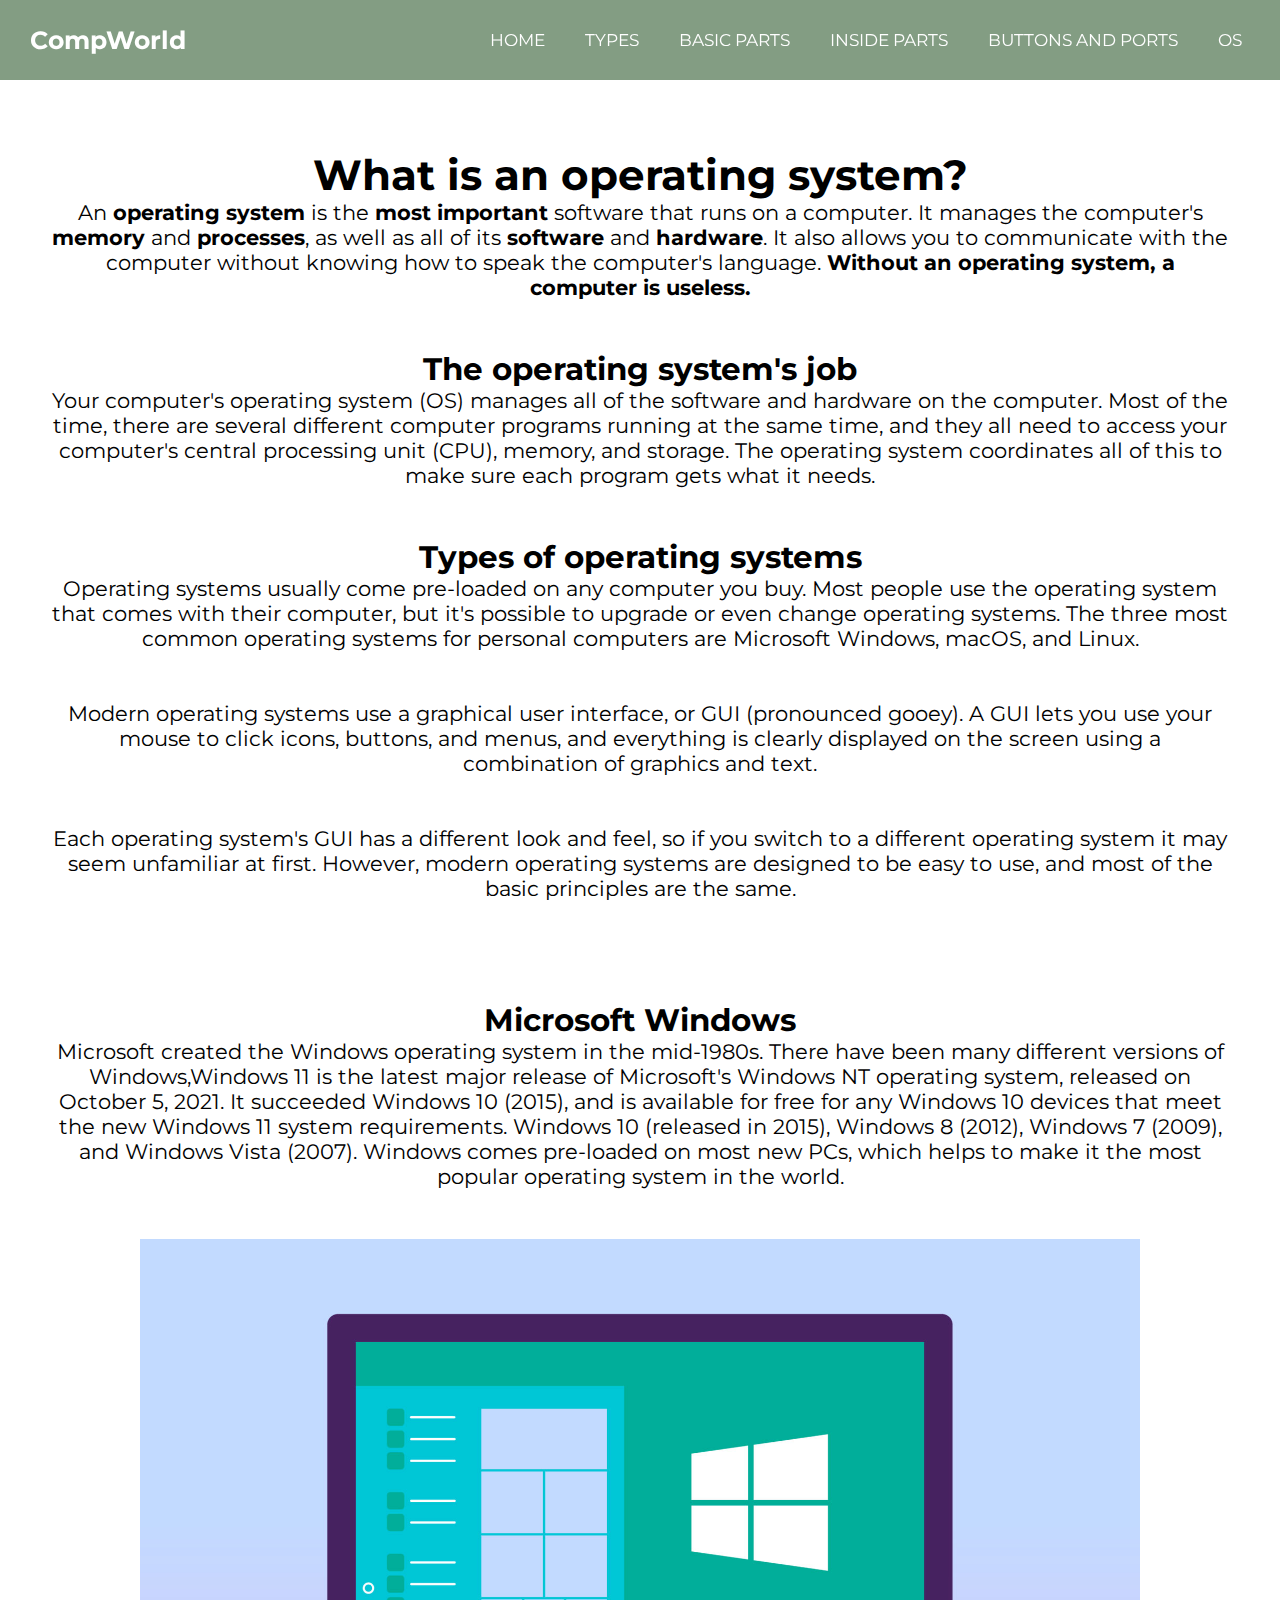
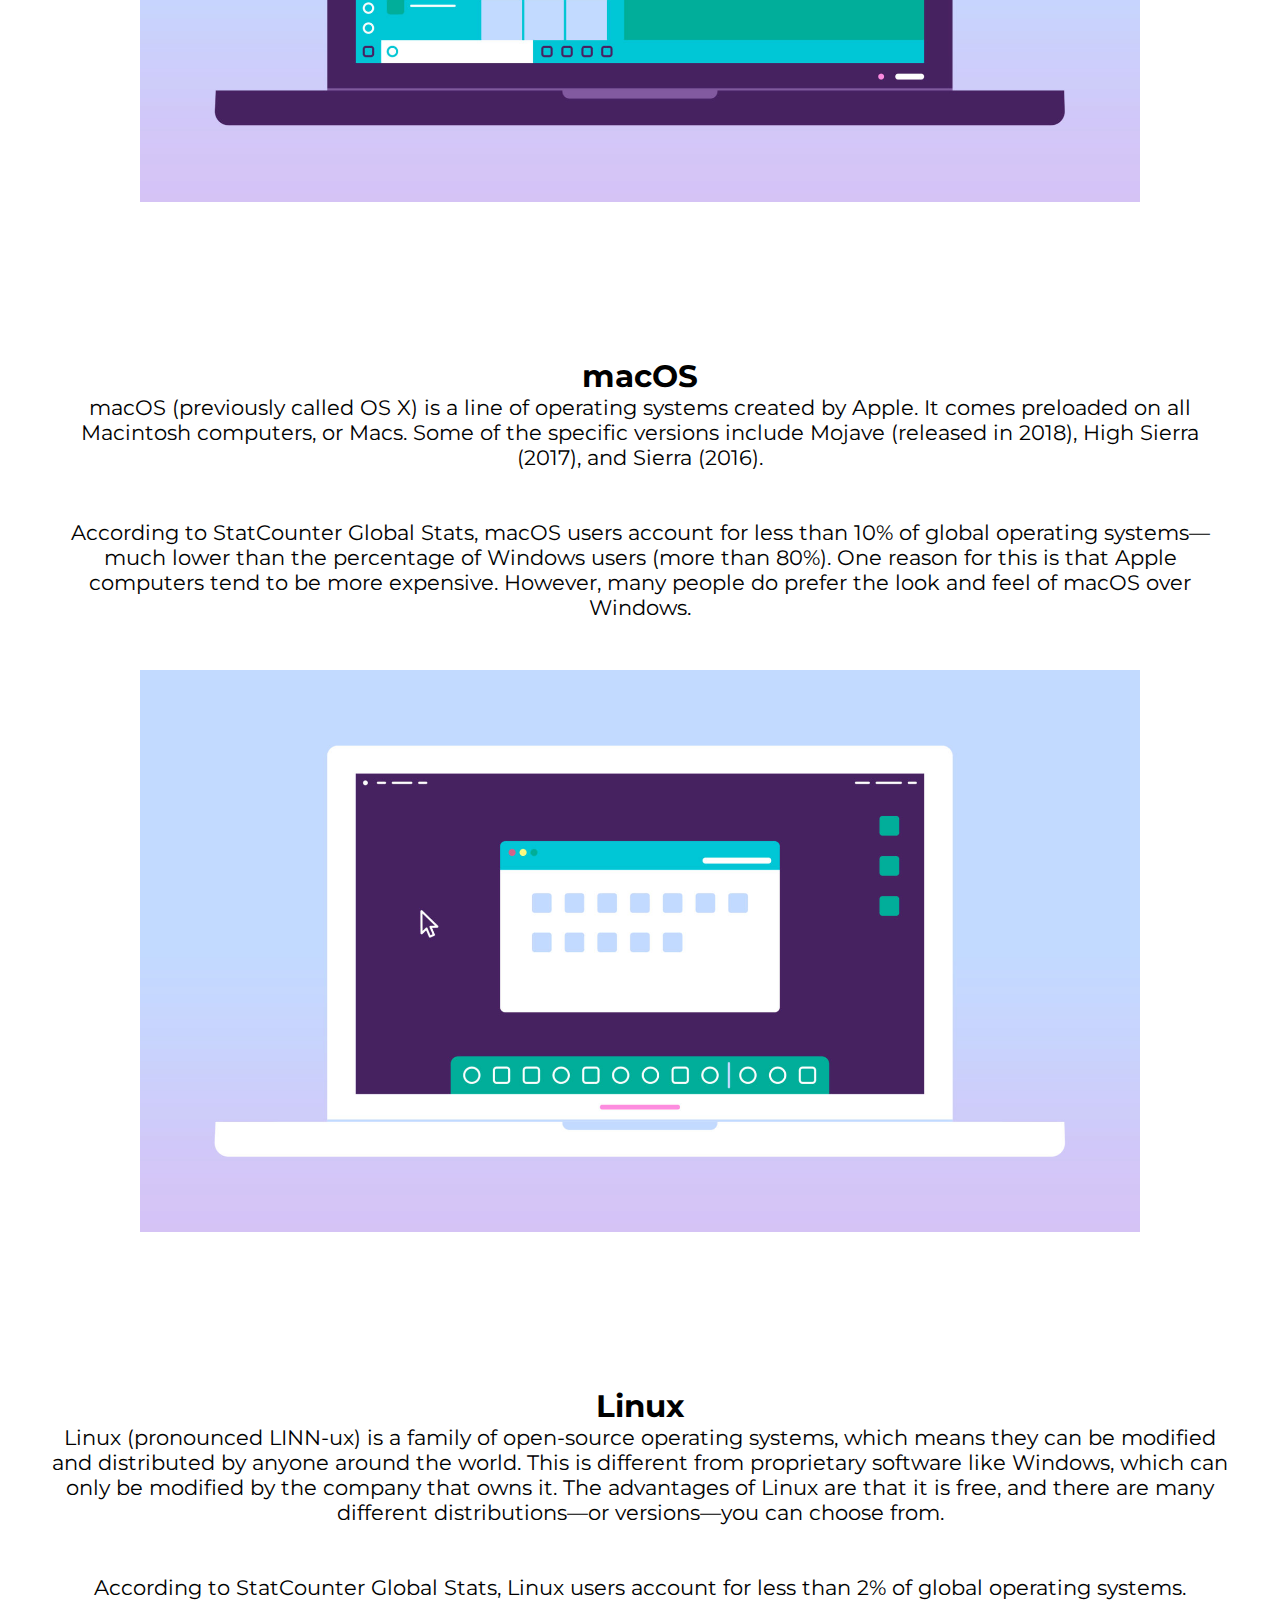
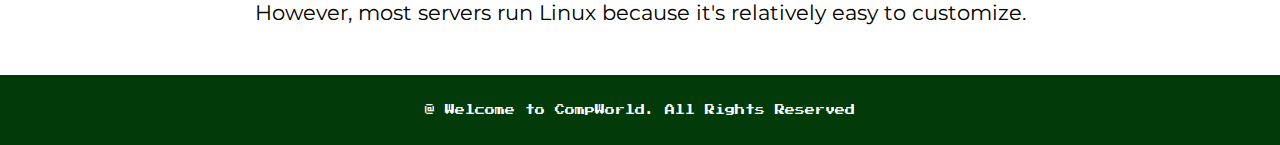
<file: os.html>
<!DOCTYPE html>
<html lang="en" dir="ltr">

<head>
  <meta charset="utf-8">
  <title>OPERATING SYSTEM</title>
  <meta name="viewport" content="width=device-width, initial-scale=1.0">
  <link rel="stylesheet" href="os.css">
  <link href="https://fonts.googleapis.com/css2?family=Press+Start+2P&display=swap" rel="stylesheet">
  <link rel="stylesheet" href="https://cdnjs.cloudflare.com/ajax/libs/font-awesome/5.15.3/css/all.min.css" />
  
</head>
<body>
  <nav>
    <input type="checkbox" id="check">
    <label for="check" class="checkbtn">
      <i class="fas fa-bars"></i>
    </label>


    <label class="logo">CompWorld</label>


    <ul>
        <li><a href="index.html">Home</a></li>
        <li><a href="types.html">Types</a></li>
        <li><a href="basic-parts.html">Basic Parts</a></li>
        <li><a href="insideparts.html">Inside Parts</a></li>
        <li><a href="buttons-ports.html">Buttons and Ports</a></li>
        <li><a href="os.html">OS</a></li>
    </ul>
  </nav>

        <section class="os">
            <h1>What is an operating system?</h1>
            <p>An <b>operating system </b>is the <b>most important</b> software that runs on a computer. It manages the computer's <b>memory</b> and <b>processes</b>, as well as all of its <b>software</b> and <b>hardware</b>. It also allows you to communicate with the computer without knowing how to speak the computer's language. <b>Without an operating system, a computer is useless.</b></p>
            
            <h2>The operating system's job</h2>
            <p>Your computer's operating system (OS) manages all of the software and hardware on the computer. Most of the time, there are several different computer programs running at the same time, and they all need to access your computer's central processing unit (CPU), memory, and storage. The operating system coordinates all of this to make sure each program gets what it needs.</p>

            <h2>Types of operating systems</h2>
            <p>Operating systems usually come pre-loaded on any computer you buy. Most people use the operating system that comes with their computer, but it's possible to upgrade or even change operating systems. The three most common operating systems for personal computers are Microsoft Windows, macOS, and Linux.</p>
            <p>Modern operating systems use a graphical user interface, or GUI (pronounced gooey). A GUI lets you use your mouse to click icons, buttons, and menus, and everything is clearly displayed on the screen using a combination of graphics and text.</p>
            <p>Each operating system's GUI has a different look and feel, so if you switch to a different operating system it may seem unfamiliar at first. However, modern operating systems are designed to be easy to use, and most of the basic principles are the same.</p><br><br>   

            <h2>Microsoft Windows</h2>
            <p>Microsoft created the Windows operating system in the mid-1980s. There have been many different versions of Windows,Windows 11 is the latest major release of Microsoft's Windows NT operating system, released on October 5, 2021. It succeeded Windows 10 (2015), and is available for free for any Windows 10 devices that meet the new Windows 11 system requirements. Windows 10 (released in 2015), Windows 8 (2012), Windows 7 (2009), and Windows Vista (2007). Windows comes pre-loaded on most new PCs, which helps to make it the most popular operating system in the world.</p>
            <img src="images/microsoft.jpg" alt="">

            <h2>macOS</h2>
            <p>macOS (previously called OS X) is a line of operating systems created by Apple. It comes preloaded on all Macintosh computers, or Macs. Some of the specific versions include Mojave (released in 2018), High Sierra (2017), and Sierra (2016).</p>
            <p>According to StatCounter Global Stats, macOS users account for less than 10% of global operating systems—much lower than the percentage of Windows users (more than 80%). One reason for this is that Apple computers tend to be more expensive. However, many people do prefer the look and feel of macOS over Windows.</p>
            <img src="images/macos.jpg" alt="">

            <h2>Linux</h2>
            <p>Linux (pronounced LINN-ux) is a family of open-source operating systems, which means they can be modified and distributed by anyone around the world. This is different from proprietary software like Windows, which can only be modified by the company that owns it. The advantages of Linux are that it is free, and there are many different distributions—or versions—you can choose from.</p>
            <p>According to StatCounter Global Stats, Linux users account for less than 2% of global operating systems. However, most servers run Linux because it's relatively easy to customize.
            </p>

            


        </section>

    
        <footer>
            <p>@ Welcome to CompWorld. All Rights Reserved</p>
        </footer>
    
</body>
</html>
</file>
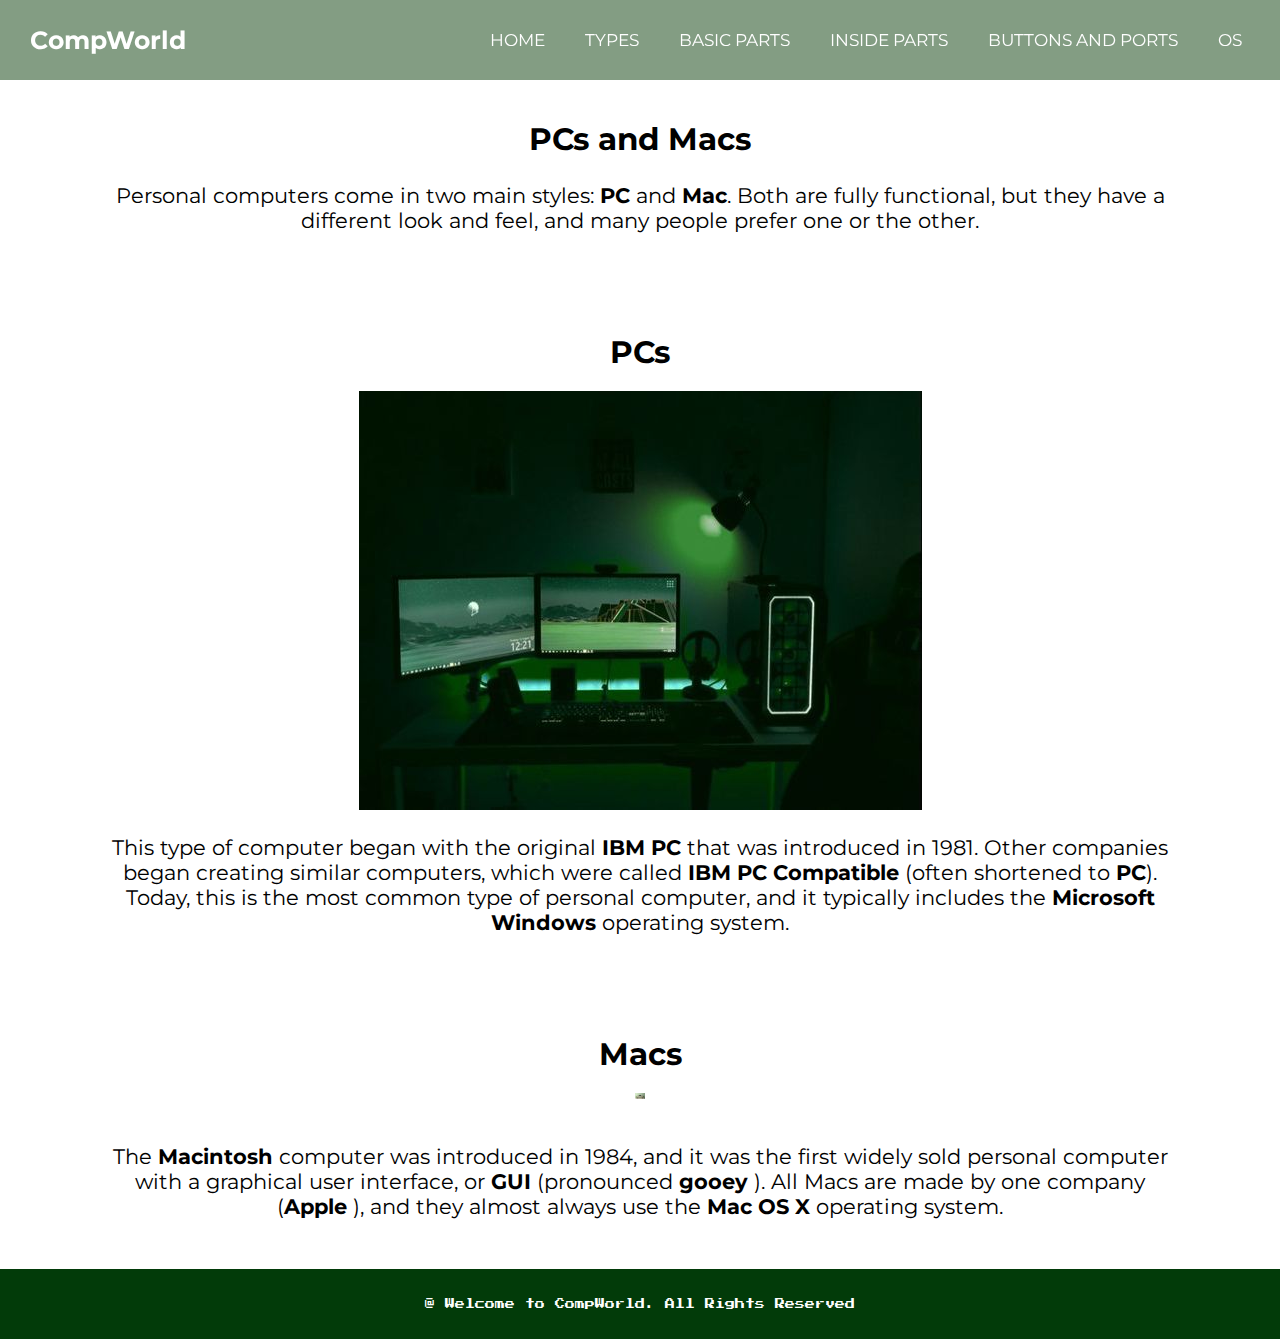
<file: pc-mac.html>
<!DOCTYPE html>
<html lang="en" dir="ltr">

<head>
  <meta charset="utf-8">
  <title>PC AND MAC</title>
  <meta name="viewport" content="width=device-width, initial-scale=1.0">
  <link rel="stylesheet" href="pc-mac.css">
  <link href="https://fonts.googleapis.com/css2?family=Press+Start+2P&display=swap" rel="stylesheet">
  <link rel="stylesheet" href="https://cdnjs.cloudflare.com/ajax/libs/font-awesome/5.15.3/css/all.min.css" />
</head>
<body>
    <nav>
        <input type="checkbox" id="check">
        <label for="check" class="checkbtn">
          <i class="fas fa-bars"></i>
        </label>
    
    
        <label class="logo">CompWorld</label>
    
    
        <ul>
            <li><a href="index.html">Home</a></li>
            <li><a href="types.html">Types</a></li>
            <li><a href="basic-parts.html">Basic Parts</a></li>
            <li><a href="insideparts.html">Inside Parts</a></li>
            <li><a href="buttons-ports.html">Buttons and Ports</a></li>
            <li><a href="os.html">OS</a></li>
        </ul>
      </nav>
    
    <article class="pc-mac">
        <h2 class="pcmac">PCs and Macs</h2><br>
        <p>Personal computers come in two main styles: <b>PC</b> and <b>Mac</b>. Both are fully functional, but they have a different look and feel, and many people prefer one or the other.</p>
    </article>

    <article class="pc">
        <h2 >PCs</h2>
        <img src="images/computer2.jpg" alt="">
        <p>This type of computer began with the original <b>IBM PC</b> that was introduced in 1981. Other companies began creating similar computers, which were called <b>IBM PC Compatible</b> (often shortened to <b>PC</b>). Today, this is the most common type of personal computer, and it typically includes the <b>Microsoft Windows</b> operating system.</p>
    </article>
        
       
    <article class="mac">
        <h2 >Macs</h2>
        <img src="images/mac2.jfif" alt="">
        <p>The <b>Macintosh</b> computer was introduced in 1984, and it was the first widely sold personal computer with a graphical user interface, or <b>GUI</b> (pronounced <b>gooey</b> ). All Macs are made by one company (<b>Apple</b> ), and they almost always use the <b>Mac OS X</b> operating system.</p>
    </article>

    <footer>
        <p>@ Welcome to CompWorld. All Rights Reserved</p>
    </footer>       

</body>
</html>
</file>
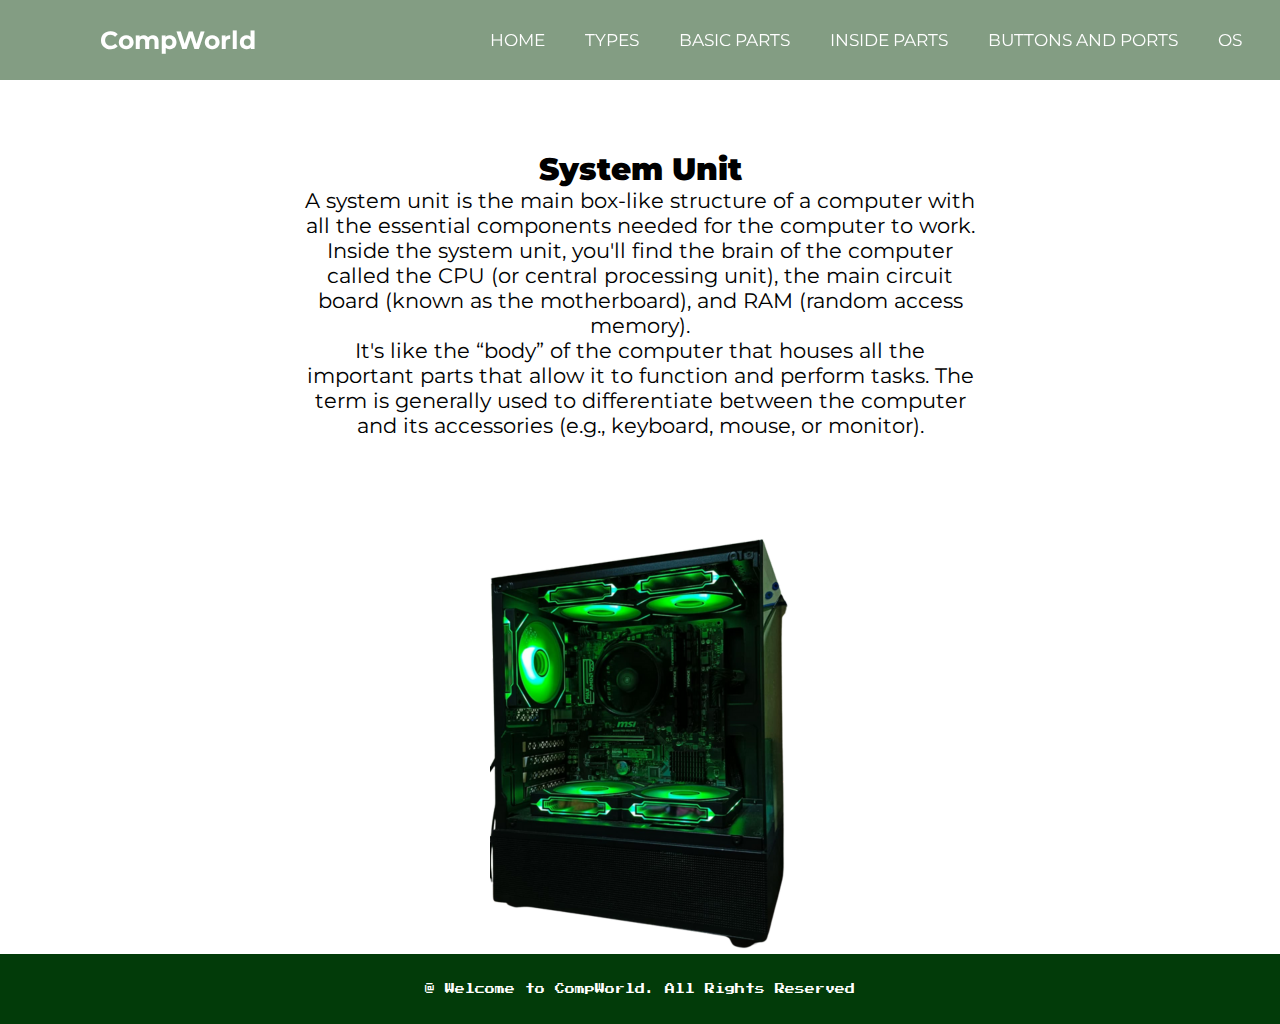
<file: systemunit.html>
<!DOCTYPE html>
<html lang="en" dir="ltr">

<head>
  <meta charset="utf-8">
  <title>SYSTEM UNIT</title>
  <meta name="viewport" content="width=device-width, initial-scale=1.0">
  <link rel="stylesheet" href="systemunit.css">
  <link href="https://fonts.googleapis.com/css2?family=Press+Start+2P&display=swap" rel="stylesheet">
  <link rel="stylesheet" href="https://cdnjs.cloudflare.com/ajax/libs/font-awesome/5.15.3/css/all.min.css" />
  
</head>
<body>
  <nav>
    <input type="checkbox" id="check">
    <label for="check" class="checkbtn">
      <i class="fas fa-bars"></i>
    </label>


    <label class="logo">CompWorld</label>


    <ul>
        <li><a href="index.html">Home</a></li>
        <li><a href="types.html">Types</a></li>
        <li><a href="basic-parts.html">Basic Parts</a></li>
        <li><a href="insideparts.html">Inside Parts</a></li>
        <li><a href="buttons-ports.html">Buttons and Ports</a></li>
        <li><a href="os.html">OS</a></li>
    </ul>
  </nav>

    <article>
        <h2><strong>System Unit</strong></h2>
        <p>A system unit is the main box-like structure of a computer   with all the essential components needed for the computer to work. Inside the system unit, you'll find the brain of the computer called the CPU (or central processing unit), the main circuit board (known as the motherboard), and RAM (random access memory).</p>
        <p>It's like the “body” of the computer that houses all the important parts that allow it to function and perform tasks. The term is generally used to differentiate between the computer and its accessories (e.g., keyboard, mouse, or monitor).</p>
        <a href="systemunit.html">
            <img src="images/systemunit.png" alt="">
        </a>
    </article>


    <footer>
      <p>@ Welcome to CompWorld. All Rights Reserved</p>
    </footer>

</body>
</html>
</file>
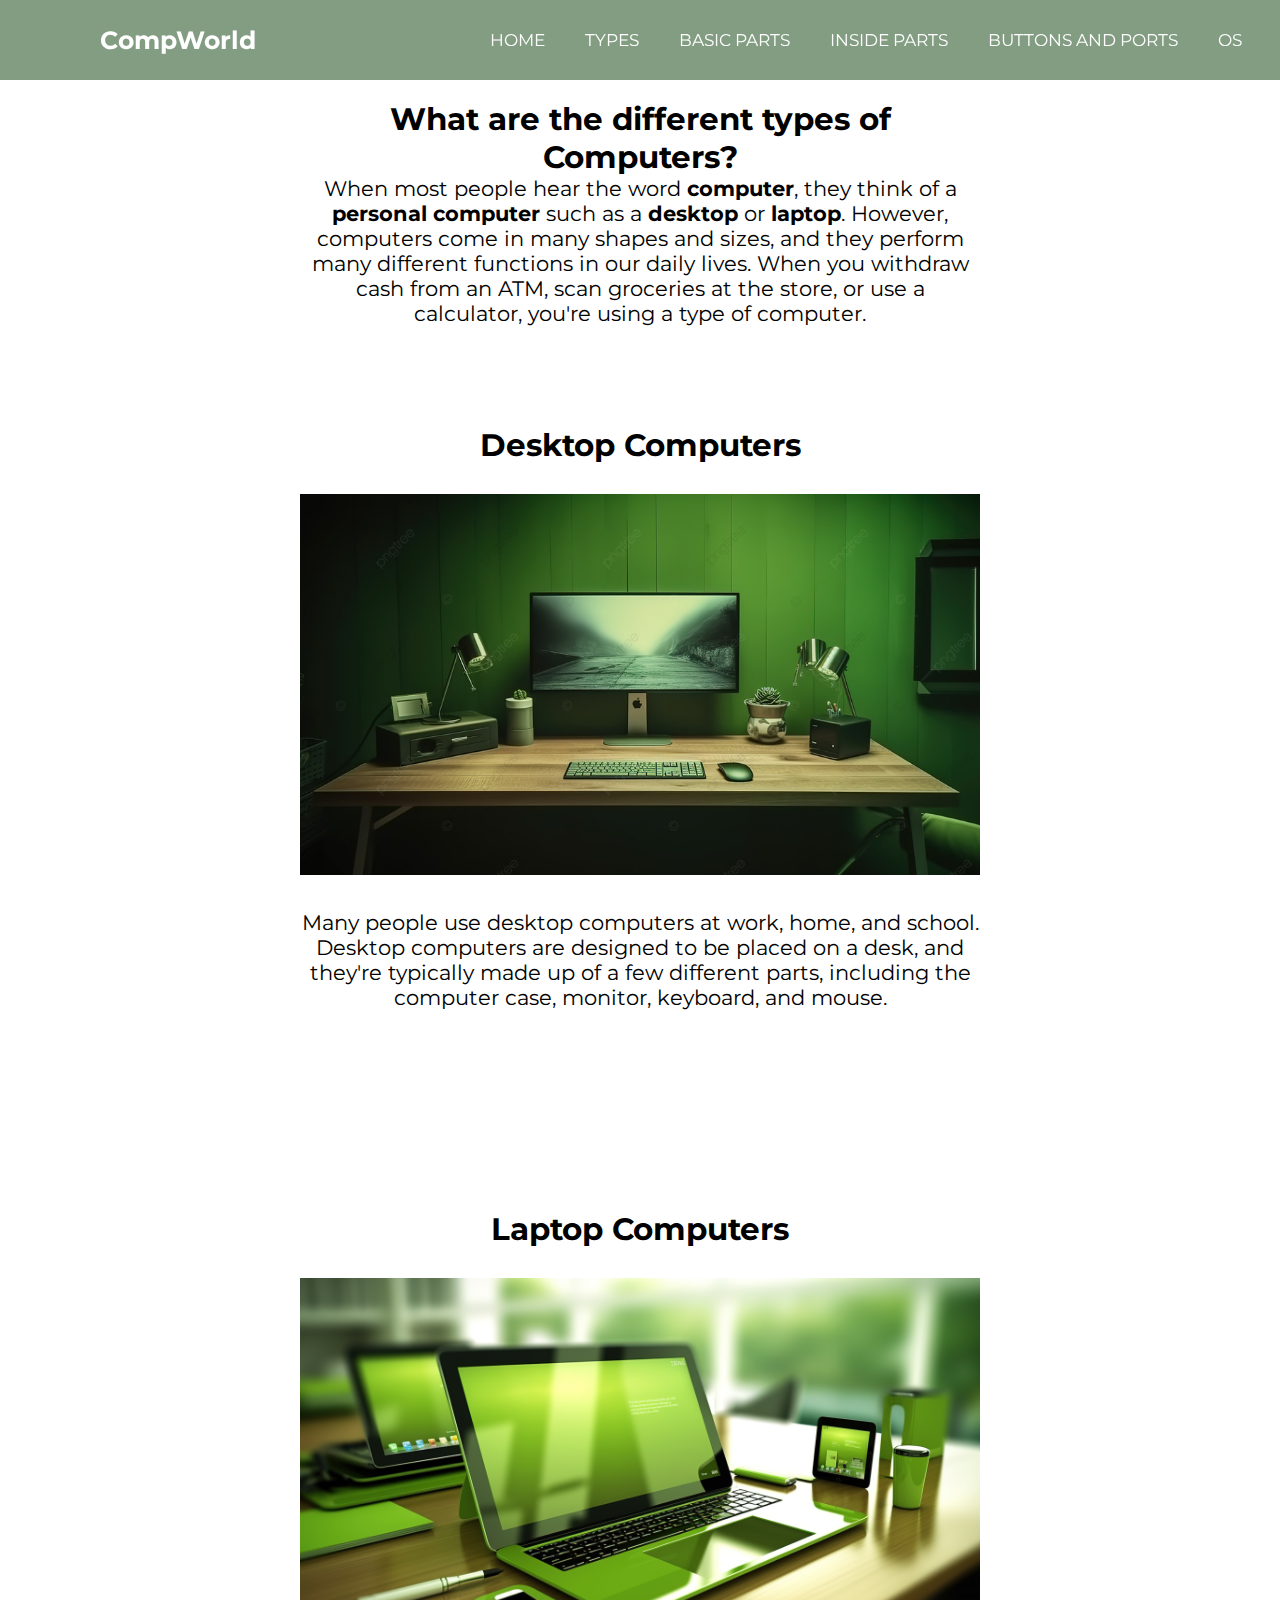
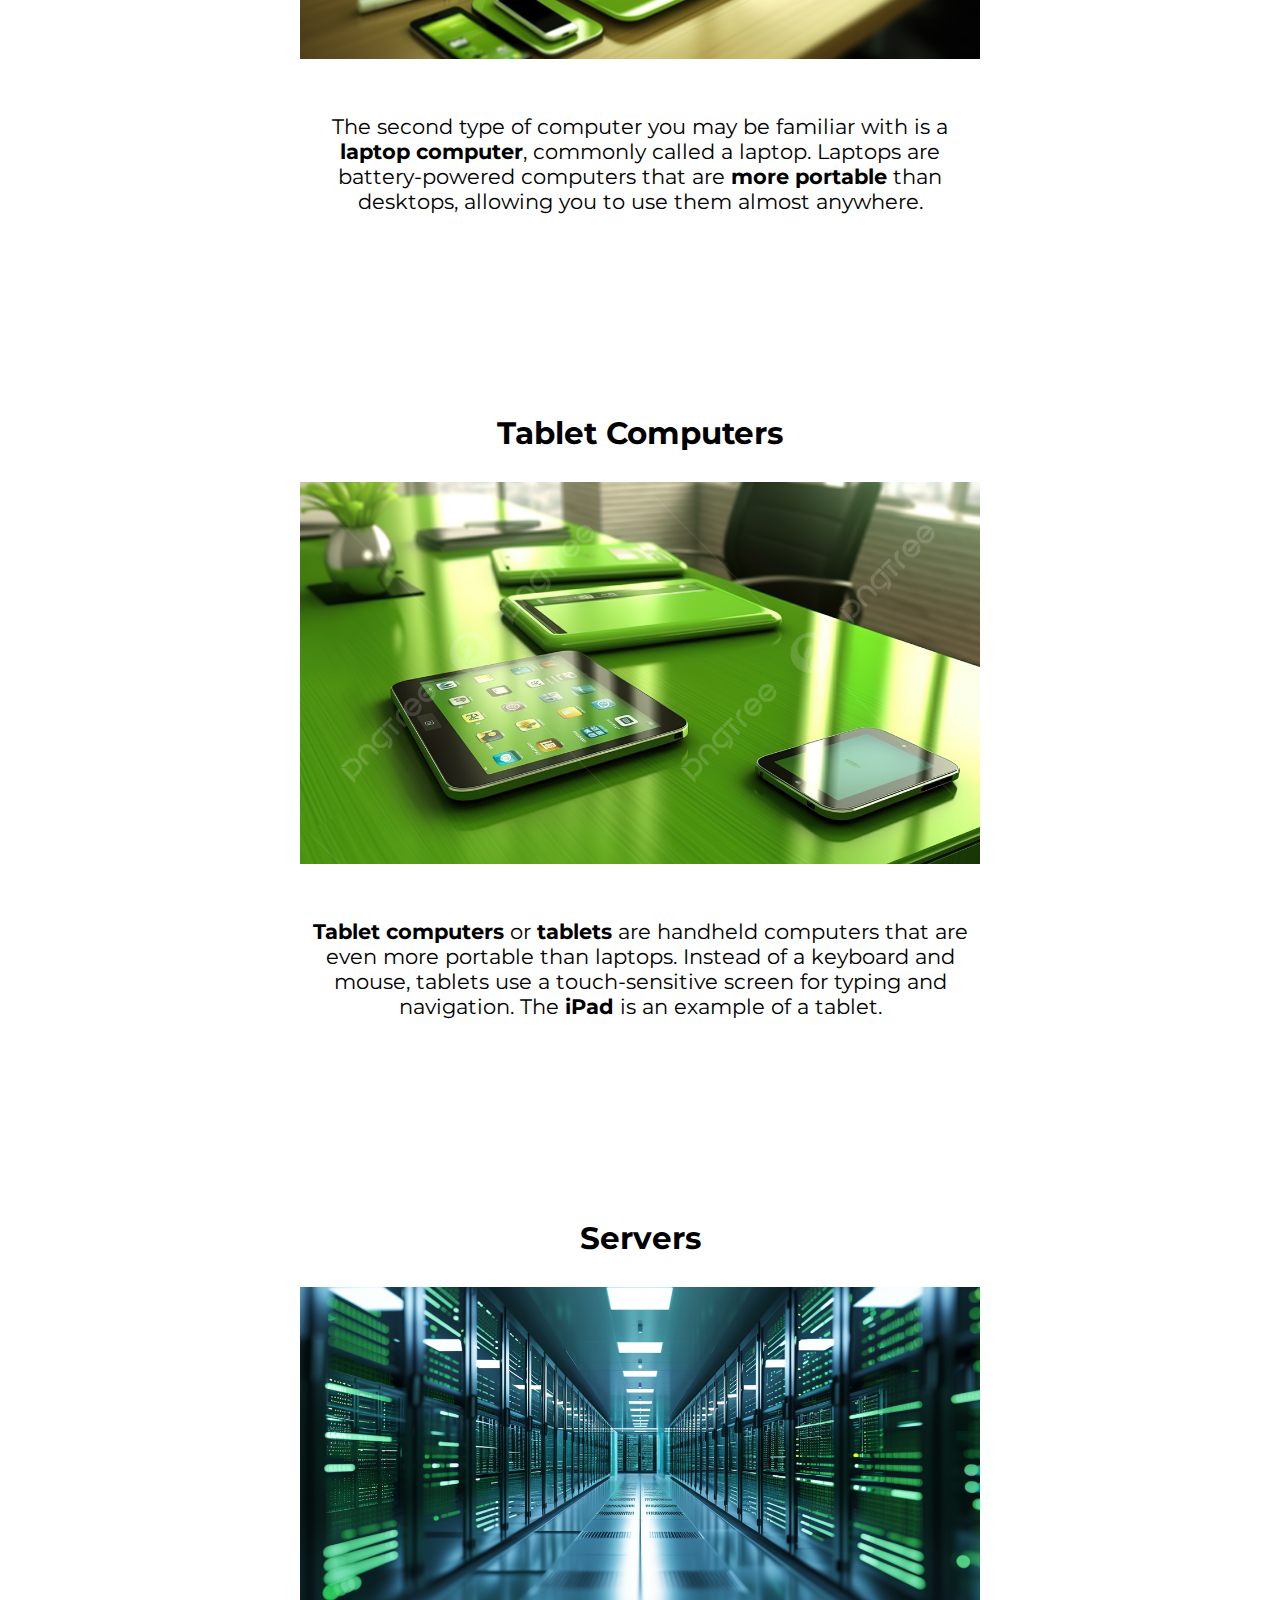
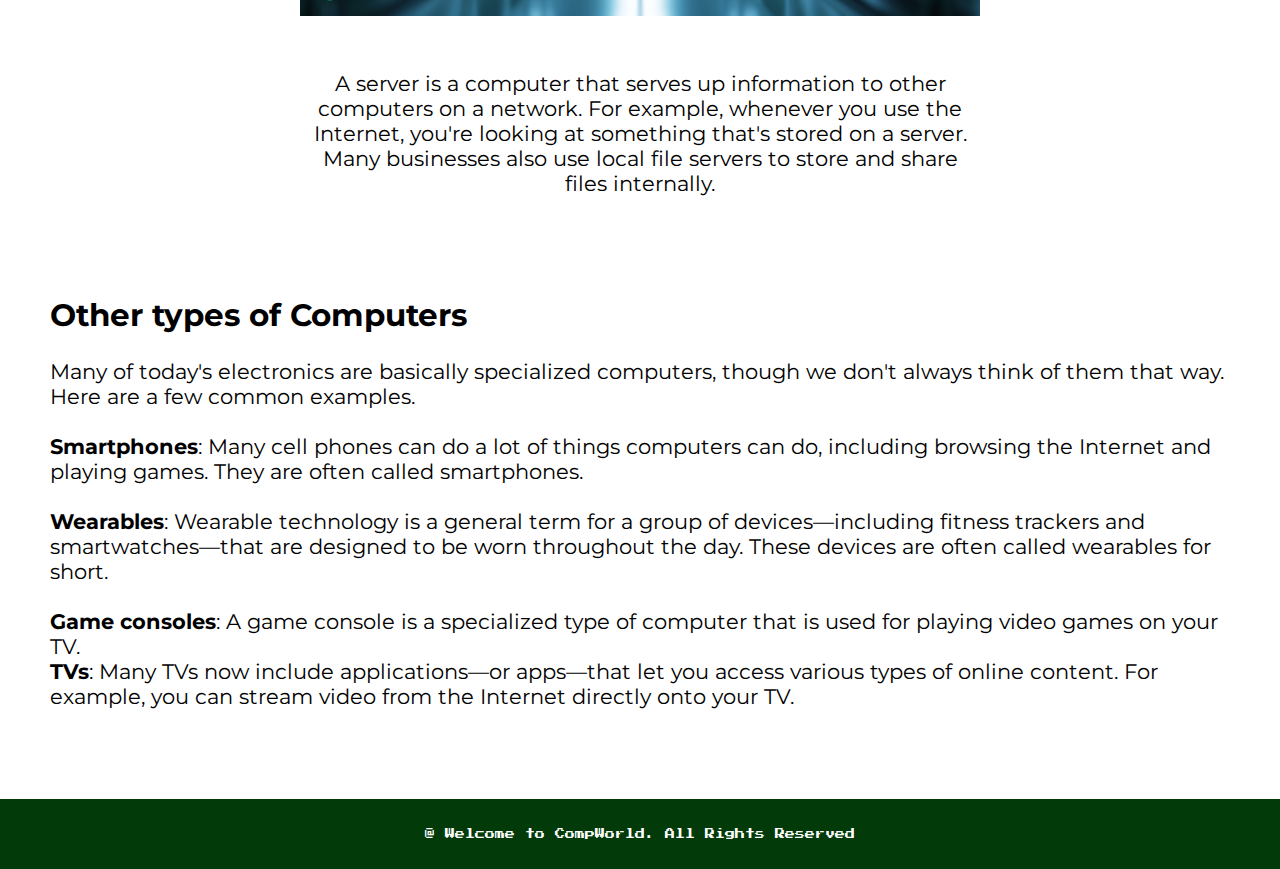
<file: types.html>
<!DOCTYPE html>
<html lang="en" dir="ltr">

<head>
  <meta charset="utf-8">
  <title>TYPES</title>
  <meta name="viewport" content="width=device-width, initial-scale=1.0">
  <link rel="stylesheet" href="types.css">
  <link href="https://fonts.googleapis.com/css2?family=Press+Start+2P&display=swap" rel="stylesheet">
  <link rel="stylesheet" href="https://cdnjs.cloudflare.com/ajax/libs/font-awesome/5.15.3/css/all.min.css" />
  
</head>
<body>
  <nav>
    <input type="checkbox" id="check">
    <label for="check" class="checkbtn">
      <i class="fas fa-bars"></i>
    </label>


    <label class="logo">CompWorld</label>


    <ul>
        <li><a href="index.html">Home</a></li>
        <li><a href="types.html">Types</a></li>
        <li><a href="basic-parts.html">Basic Parts</a></li>
        <li><a href="insideparts.html">Inside Parts</a></li>
        <li><a href="buttons-ports.html">Buttons and Ports</a></li>
        <li><a href="os.html">OS</a></li>
    </ul>
  </nav>

    <article class="types">
        <h2>What are the different types of Computers?</h2>
        <p>When most people hear the word <strong>computer</strong>, they think of a <b>personal computer</b> such as a <b>desktop</b> or <b>laptop</b>. However, computers come in many shapes and sizes, and they perform many different functions in our daily lives. When you withdraw cash from an ATM, scan groceries at the store, or use a calculator, you're using a type of computer.</p>
    </article>

    <article class="desktop">
        <h2>Desktop Computers</h2>
        <img src="images/desktop.jpg" alt="">
        <p>Many people use desktop computers at work, home, and school. Desktop computers are designed to be placed on a desk, and they're typically made up of a few different parts, including the computer case, monitor, keyboard, and mouse.</p>

    </article>

    <article class="laptop">
        <h2>Laptop Computers</h2>
        <img src="images/laptop.jpg" alt="">
        <p>The second type of computer you may be familiar with is a <b>laptop computer</b>, commonly called a laptop. Laptops are battery-powered computers that are <b>more portable</b> than desktops, allowing you to use them almost anywhere.</p>
    </article>

    <article class="tablet">
        <h2>Tablet Computers</h2>
        <img src="images/tablet.jpg" alt="">
        <p><b>Tablet computers</b> or <b>tablets</b> are handheld computers that are even more portable than laptops. Instead of a keyboard and mouse, tablets use a touch-sensitive screen for typing and navigation. The <b>iPad</b> is an example of a tablet.</p>
    </article>

    <article class="servers">
        <h2>Servers</h2>
        <img src="images/servers.png" alt="">
        <p>A server is a computer that serves up information to other computers on a network. For example, whenever you use the Internet, you're looking at something that's stored on a server. Many businesses also use local file servers to store and share files internally.</p>
    </article>

    <article class="other">
        <h2>Other types of Computers</h2><br>
        <p>Many of today's electronics are basically specialized computers, though we don't always think of them that way. Here are a few common examples.</p><br>
        <p><b>Smartphones</b>: Many cell phones can do a lot of things computers can do, including browsing the Internet and playing games. They are often called smartphones.</p><br>
        <p><b>Wearables</b>: Wearable technology is a general term for a group of devices—including fitness trackers and smartwatches—that are designed to be worn throughout the day. These devices are often called wearables for short.</p><br>
        <p><b>Game consoles</b>: A game console is a specialized type of computer that is used for playing video games on your TV.</p>
        <p> <b>TVs</b>: Many TVs now include applications—or apps—that let you access various types of online content. For example, you can stream video from the Internet directly onto your TV.</p>
        
    </article>

    <footer>
        <p>@ Welcome to CompWorld. All Rights Reserved</p>
    </footer>
</body>
</html>
</file>
<file: styles.css>
@import url('https://fonts.googleapis.com/css2?family=Montserrat:ital,wght@0,100..900;1,100..900&display=swap');

* {
  padding: 0;
  margin: 0;
  text-decoration: none;
  list-style: none;
  box-sizing: border-box;
}

body {
  font-family: "Montserrat", sans-serif;
}

.about {
  margin: 100px 300px 50px 400px;
  text-align: center;
  font-size: 1.5em;
}

.about img {
  background: none;
  padding-bottom: 50px;
  transition: transform 0.2s ease;
}

.about img:hover {
  background: none;
  transform: scale(1.1);
}

nav {
    background-color: rgba(7, 59, 7, 0.5); 
    backdrop-filter: blur(10px);
    height: 80px;
    width: 100%;
    position: fixed;
}

label.logo {
  color: white;
  font-size: 25px;
  line-height: 80px;
  padding: 0 100px;
  font-weight: bold;
}

nav ul {
  float: right;
  margin-right: 20px;
}

nav ul li {
  display: inline-block;
  line-height: 80px;
  margin: 0 5px;
}

nav ul li a {
  color: white;
  font-size: 17px;
  padding: 7px 13px;
  border-radius: 3px;
  text-transform: uppercase;
}

a:hover {
  background: #0d6919;
  transition: .5s;
}

.checkbtn {
  font-size: 22px;
  color: white;
  float: right;
  line-height: 80px;
  margin-right: 30px;
  cursor: pointer;
  display: none;
}

#check {
  display: none;
}

.background {
    max-width: 100%;
}
.background img {
    max-width: 100%;
}

.welcome{
    position: absolute;
    color: white;
    top: 360px;
    left: 720px;
    font-size: 45;
    font-family: "press start 2p";
    text-shadow:0 0 1px #39ff14,
    0 0 10px #39ff14,
    0 0 20px #39ff14, 
    0 0 40px #39ff14;
}

h1,p.welcome{
    font-size: 4em;
}


.software-hardware  {
    margin: 100px 300px 50px 400px;
    text-align: center;
    font-size: 1.5em;
}

.software-hardware img {
    width: 700px;
    margin-bottom: 50px;
}

.pcandmacs {
    margin: 100px 300px 50px 400px;
    text-align: center;
    font-size: 1.5em;
}

.pcandmacs img {
    margin-top: 50px;
    margin-bottom: 50px;
    max-width: 700px;
    transition: transform 0.2s ease;
}

.pcandmacs img:hover {
    transform: scale(1.1);
}

footer {
  font-family: "press start 2p";
  text-align: center;
  color: white;
  background-color: #023b09;
  font-size: 10px;
  padding: 30px;
  margin-bottom: 0;
  padding-bottom: 0;
}
    
@media (max-width: 1050px) {
  label.logo {
    padding-left: 30px;
  }

  nav ul li a {
    font-size: 16px;
  }
}

@media (max-width: 890px) {
  .checkbtn {
    display: block;
  }

  label.logo {
    font-size: 22px;
  }

  ul {
    position: fixed;
    width: 100%;
    height: 100vh;
    background-color: rgba(0, 0, 0, 0.5); 
    backdrop-filter: blur(10px);
    top: 80px;
    left: -100%;
    text-align: center;
    transition: all .5s;
  }

  nav ul li {
    display: block;
    margin: 50px 0;
    line-height: 30px;
  }

  nav ul li a {
    font-size: 20px;
  }

  a:hover,
  a.active {
    background: none;
    color: #029716;
  }

  #check:checked~ul {
    left: 0;
  }

.background img {
    padding-top: 80px;
}

.welcome{
    display: none;
}

.about {
    margin-top: 40px;
    margin-bottom: 50px;
    margin: 30px 30px;
    text-align: center;
    font-size: 1em;
}

.about img {
    padding: 20px;
    max-width: 150px;
}
.software-hardware {
    margin-top: 40px;
    margin-bottom: 50px;
    margin: 30px 30px;
    text-align: center;
    font-size: 1em;
}


.software-hardware img {
    max-width: 400px;
}

.pcandmacs {
    margin: 30px 30px 30px 30px;
    text-align: center;
    font-size: 1em;
}

.pcandmacs img {
    margin-top: 50px;
    margin-bottom: 50px;
    max-width: 400px;
    transition: transform 0.2s ease;
}

footer ul li a {
    margin-bottom: 0;
}
}

@media (max-width:1400px){
  .welcome {
    display: none;
  }

  .about {
    margin-left: 100px;
    margin-right: 100px;
  }

  .software-hardware {
    margin-left: 100px;
    margin-right: 100px;
  }

  .pcandmacs {
    margin-left: 100px;
    margin-right: 100px;
  }
}

@media (max-width:1200px){

  nav ul li a {
    font-size: 15px;
    padding: 7px 3px;
  }

 
}

@media (max-width:1200px){

  nav ul li a {
    font-size: 13px;
  }
}
</file>
<file: alternative.css>
@import url('https://fonts.googleapis.com/css2?family=Montserrat:ital,wght@0,100..900;1,100..900&display=swap');

* {
  padding: 0;
  margin: 0;
  text-decoration: none;
  list-style: none;
  box-sizing: border-box;
}

body {
  font-family: "Montserrat", sans-serif;
}

.background img {
    max-width: 100%;
}

nav {
    background-color: rgba(7, 59, 7, 0.5); 
    backdrop-filter: blur(10px);
    height: 80px;
    width: 100%;
    position: fixed;
}

label.logo {
  color: white;
  font-size: 25px;
  line-height: 80px;
  padding: 0 100px;
  font-weight: bold;
}

nav ul {
  float: right;
  margin-right: 20px;
}

nav ul li {
  display: inline-block;
  line-height: 80px;
  margin: 0 5px;
}

nav ul li a {
  color: white;
  font-size: 17px;
  padding: 7px 13px;
  border-radius: 3px;
  text-transform: uppercase;
}

a:hover {
  background: #1b9bff;
  transition: .5s;
}

.checkbtn {
  font-size: 22px;
  color: white;
  float: right;
  line-height: 80px;
  margin-right: 30px;
  cursor: pointer;
  display: none;
}

#check {
  display: none;
}

article{
    padding-top: 100px;
    margin-left: 300px;
    margin-right: 300px;
    text-align: center;
    font-size: 1.3em;
}

article h2 {
    padding-top: 100px;
}

article p {
    padding-top: 50px;
}

footer {
  font-family: "press start 2p";
  text-align: center;
  color: white;
  background-color: #023b09;
  padding: 30px;
  font-size: 10px;
}

@media (max-width: 890px) {
    .checkbtn {
      display: block;
    }
  
    label.logo {
      font-size: 22px;
    }
  
    ul {
      position: fixed;
      width: 100%;
      height: 100vh;
      background-color: rgba(0, 0, 0, 0.5);
      backdrop-filter: blur(10px);
      top: 80px;
      left: -100%;
      text-align: center;
      transition: all .5s;
    }
  
    nav ul li {
      display: block;
      margin: 50px 0;
      line-height: 30px;
    }
  
    nav ul li a {
      font-size: 20px;
    }
  
    a:hover {
      background: #0d6919;
      transition: .5s;
    }
  
    #check:checked~ul {
      left: 0;
    }
  
    article{
        padding-top: 100px;
        margin-left: 50px;
        margin-right: 50px;
        text-align: center;
        font-size: 1em;
    }

    article img {
        width:150px;
    }
    
    article h2 {
        padding-top: 50px;
    }
    
    article p {
        padding-top: 10px;
    }
  
  
  }
</file>
<file: basic-parts.css>
@import url('https://fonts.googleapis.com/css2?family=Montserrat:ital,wght@0,100..900;1,100..900&display=swap');

* {
  padding: 0;
  margin: 0;
  text-decoration: none;
  list-style: none;
  box-sizing: border-box;
}

body {
  font-family: "Montserrat", sans-serif;
}

.background img {
    max-width: 100%;
}

nav {
    background-color: rgba(7, 59, 7, 0.5);
    backdrop-filter: blur(10px);
    height: 80px;
    width: 100%;
    position: fixed;
}

label.logo {
  color: white;
  font-size: 25px;
  line-height: 80px;
  padding: 30px;
  font-weight: bold;
}

nav ul {
  float: right;
  margin-right: 20px;
}

nav ul li {
  display: inline-block;
  line-height: 80px;
  margin: 0 5px;
}

nav ul li a {
  color: white;
  font-size: 17px;
  padding: 7px 13px;
  border-radius: 3px;
  text-transform: uppercase;
}

a:hover {
  background: #0d6919;
  transition: .5s;
}

.checkbtn {
  font-size: 22px;
  color: white;
  float: right;
  line-height: 80px;
  margin-right: 30px;
  cursor: pointer;
  display: none;
}

#check {
  display: none;
}

.basic  {
    text-align: center;
    margin-left: 300px;
    margin-right: 300px;
    padding-top: 150px;
    font-size: 1.3em;
    padding-bottom: 100px;
}

.case {
    text-align: center;
    margin-right: 300px;
    font-size: 1.3em;
}

.case img {
    width: 500px;
    float: left;
}

.monitor {
    text-align: center;
    padding-top: 300px;
    margin-left: 300px;
    font-size: 1.3em;
}

.monitor img {
    float: right;
    width: 500px;
}

.keyboard {
    text-align: center;
    padding-top: 300px;
    padding-right: 300px;
    padding-left: 100px;
    font-size: 1.3em;
}

.keyboard img {
    float: left;
    width: 500px;
}

.mouse {
    text-align: center;
    padding-top: 300px;
    padding-left: 300px;
    font-size: 1.3em;
}

.mouse img {
    float: right;
    width: 500px;
}

.alt {
    padding-top: 400px;
    text-align: center;
    margin-left: 300px;
    padding-right: 300px;
    font-size: 1.3em;
}

.images {
    text-align: center;
    margin: 80px 0;
    white-space: nowrap;
}

.images li {
    display: inline-block;
    width: 200px;
    margin: 20px 5%;
    list-style-type: none;
}

.images li img {
    max-width: 100%;
}

footer {
  font-family: "press start 2p";
  text-align: center;
  color: white;
  background-color: #023b09;
  padding: 30px;
  font-size: 10px;

}


@media (max-width: 890px) {
    .checkbtn {
      display: block;
    }
  
    label.logo {
      font-size: 22px;
    }
  
    ul {
      position: fixed;
      width: 100%;
      height: 100vh;
      background-color: rgba(0, 0, 0, 0.5);
      backdrop-filter: blur(10px);
      top: 80px;
      left: -100%;
      text-align: center;
      transition: all .5s;
    }
  
    nav ul li {
      display: block;
      margin: 50px 0;
      line-height: 30px;
    }
  
    nav ul li a {
      font-size: 20px;
    }
  
    a:hover,
    a.active {
      background: none;
      color: #029716;
    }
  
    #check:checked~ul {
      left: 0;
    }
    
    .basic {
        text-align: center;
        font-size: 1em;
        margin-left: 30px;
        margin-right: 30px;

    }

    .case  {
        margin-right: 50px;
        margin-left: 50px;
        font-size: 10px;
    }
    
    .case img {
        float: left;
        width: 150px;
    }
    .monitor  {
        margin-right: 50px;
        margin-left: 50px;
        font-size: 1em;
        padding-top: 50px;
    }
    
    .monitor img {
        float: right;
        width: 150px;
    }

    .keyboard {
        padding-left: 50px;
        text-align: center;
        padding-top: 50px;
        padding-right: 10px;
        font-size: 1em;
    }
    
    .keyboard img {
        float: left;
        width: 200px;
    }

    .mouse {
        padding-top: 50px;
        padding-left: 10px;
        font-size: 1em;
    }
    
    .mouse img {
        float: right;
        width: 150px;
    }

    
    .alt {
        padding-top: 100px;
        margin-left: 10px;
        padding-right: 10px;
        font-size: 1em;
    }
       
    
}


  
@media (max-width : 1600px){
  .case {
    text-align: center;
    margin-right: 50px;
    font-size: 1.3em;
}

.case img {
    width: 500px;
    float: left;
}

.monitor {
    text-align: center;
    padding-top: 300px;
    margin-left: 50px;
    font-size: 1.3em;
}

.monitor img {
    float: right;
    width: 500px;
}

.keyboard {
    text-align: center;
    padding-top: 300px;
    padding-right: 50px;
    padding-left: 100px;
    font-size: 1.3em;
}

.keyboard img {
    float: left;
    width: 500px;
}

.mouse {
    text-align: center;
    padding-top: 300px;
    padding-left: 50px;
    font-size: 1.3em;
}

.mouse img {
    float: right;
    width: 500px;
}

.alt {
    padding-top: 400px;
    text-align: center;
    margin-left: 300px;
    padding-right: 300px;
    font-size: 1.3em;
}
}

@media (max-width:1100px){
  nav ul li a {
    font-size: 12px;
  }
}
</file>
<file: buttons-ports.css>
@import url('https://fonts.googleapis.com/css2?family=Montserrat:ital,wght@0,100..900;1,100..900&display=swap');

* {
  padding: 0;
  margin: 0;
  text-decoration: none;
  list-style: none;
  box-sizing: border-box;
}

body {
  font-family: "Montserrat", sans-serif;
}

.about {
  margin: 100px 300px 50px 400px;
  text-align: center;
  font-size: 1.5em;
}

.about img {
  background: none;
  padding-bottom: 50px;
  transition: transform 0.2s ease;
}

.about img:hover {
  background: none;
  transform: scale(1.1);
}

nav {
    background-color: rgba(7, 59, 7, 0.5);
    backdrop-filter: blur(10px);
    height: 80px;
    width: 100%;
    position: fixed;
}

label.logo {
  color: white;
  font-size: 25px;
  line-height: 80px;
  padding: 0 100px;
  font-weight: bold;
}

nav ul {
  float: right;
  margin-right: 20px;
}

nav ul li {
  display: inline-block;
  line-height: 80px;
  margin: 0 5px;
}

nav ul li a {
  color: white;
  font-size: 17px;
  padding: 7px 13px;
  border-radius: 3px;
  text-transform: uppercase;
}

a:hover {
  background: #0d6919;
  transition: .5s;
}

.checkbtn {
  font-size: 22px;
  color: white;
  float: right;
  line-height: 80px;
  margin-right: 30px;
  cursor: pointer;
  display: none;
}

#check {
  display: none;
}

.front-back {
    padding-top: 150px;
    text-align: center;
    font-size: 1.3em;
    margin-left: 300px;
    margin-right: 300px;
    padding-bottom: 100px;
}

.front {
    text-align: center;
    margin-left: 300px;
    margin-right: 300px;
    font-size: 1.3em;
    padding-bottom: 100px;
}

.back {
    text-align: center;
    margin-left: 300px;
    margin-right: 300px;
    font-size: 1.3em;
    padding-bottom: 100px;
}

.other {
    text-align: center ;
    font-size: 1.3em;
    margin-left: 300px;
    margin-right: 300px;
    padding-bottom: 100px;
}

button {
    display: block;
    margin: auto;
    margin-bottom: 30px;
    background: linear-gradient(#002224,#0ea121);
    color: white;
    border: none;
    padding: 10px 50px;
    font-size: 20px;
    font-weight: bold;
    border-radius: 30px;
    font-family: sans-serif;
    cursor: pointer;
    transition: transform 0.1s ease;
}

button:hover {
    color: blue;
    transform: scale(1.2);
}

footer {
  font-family: "press start 2p";
  text-align: center;
  color: white;
  background-color: #023b09;
  padding: 30px;
  font-size: 10px;

}

@media (max-width: 890px) {
  .checkbtn {
    display: block;
  }

  label.logo {
    font-size: 22px;
  }

  ul {
    position: fixed;
    width: 100%;
    height: 100vh;
    background-color: rgba(0, 0, 0, 0.5); 
    backdrop-filter: blur(10px);
    top: 80px;
    left: -100%;
    text-align: center;
    transition: all .5s;
  }

  nav ul li {
    display: block;
    margin: 50px 0;
    line-height: 30px;
  }

  nav ul li a {
    font-size: 20px;
  }

  a:hover,
  a.active {
    background: none;
    color: #029716;
  }

  #check:checked~ul {
    left: 0;
  }

    .front-back {
        padding-top: 150px;
        font-size: 1em;
        margin-left: 10px;
        margin-right: 10px;
        padding-bottom: 100px;
    }
    
    .front {
        margin-left: 10px;
        margin-right: 10px;
        font-size: 1em;
        padding-bottom: 100px;
    }
    
    .back {
        margin-left: 10px;
        margin-right: 10px;
        font-size: 1em;
        padding-bottom: 100px;
    }
    
    .other {
        font-size: 1em;
        margin-left: 10px;
        margin-right: 10px;
        padding-bottom: 100px;
    }
  }

    @media (max-width: 1500px){
      nav ul li a {
        font-size: 15px;
      }

      .front-back {
        margin-left: 50px;
        margin-right: 50px;
      }

      .back {
        margin-left: 50px;
        margin-right: 50px;
      }
      .front{
        margin-left: 50px;
        margin-right: 50px;
      }
    }
    @media (max-width: 1130px){
      nav ul li a {
        font-size: 11px;
      }
    }
</file>
<file: insideparts.css>
@import url('https://fonts.googleapis.com/css2?family=Montserrat:ital,wght@0,100..900;1,100..900&display=swap');

* {
  padding: 0;
  margin: 0;
  text-decoration: none;
  list-style: none;
  box-sizing: border-box;
}

body {
  font-family: "Montserrat", sans-serif;
}

.background img {
    max-width: 100%;
}

nav {
    background-color: rgba(7, 59, 7, 0.5);
    height: 80px;
    width: 100%;
    position: fixed;
}

label.logo {
  color: white;
  font-size: 25px;
  line-height: 80px;
  padding: 30px;
  font-weight: bold;
}

nav ul {
  float: right;
  margin-right: 20px;
}

nav ul li {
  display: inline-block;
  line-height: 80px;
  margin: 0 5px;
}

nav ul li a {
  color: white;
  font-size: 17px;
  padding: 7px 13px;
  border-radius: 3px;
  text-transform: uppercase;
}

a:hover{
  background: #0d6919;
  transition: .5s;
}

.checkbtn {
  font-size: 22px;
  color: white;
  float: right;
  line-height: 80px;
  margin-right: 30px;
  cursor: pointer;
  display: none;
}

#check {
  display: none;
}

.inside {
    padding-top: 150px;
    text-align: center;
    margin-left: 300px;
    margin-right: 300px;
    font-size: 1.3em;
    padding-bottom: 100px;
}

article {
    text-align: center;
    margin-left: 300px;
    margin-right: 300px;
    font-size: 1.3em;
}

article img {
    max-width: 100%;
    padding-top: 100px;
}

article p {
    padding-bottom: 30px;
}

footer {
  font-family: "press start 2p";
  text-align: center;
  color: white;
  background-color: #023b09;
  padding: 30px;
  font-size: 10px;
}

@media (max-width: 890px) {
    .checkbtn {
      display: block;
    }
  
    label.logo {
      font-size: 22px;
    }
  
    ul {
      position: fixed;
      width: 100%;
      height: 100vh;
      background-color: rgba(0, 0, 0, 0.5); 
      backdrop-filter: blur(10px);
      top: 80px;
      left: -100%;
      text-align: center;
      transition: all .5s;
    }
  
    nav ul li {
      display: block;
      margin: 50px 0;
      line-height: 30px;
    }
  
    nav ul li a {
      font-size: 20px;
    }
  
    a:hover,
    a.active {
      background: none;
      color: #029716;
    }
  
    #check:checked~ul {
      left: 0;
    }

    .inside {
        padding-top: 150px;
        text-align: center;
        margin-left: 10px;
        margin-right: 10px;
        font-size: 1em;
        padding-bottom: 0;
    }
    
    article {
        text-align: center;
        margin-left: 10px;
        margin-right: 10px;
        font-size: 1em;
    }

    article img {
    padding-top: 100px;
    width: 300px;
    }

    article p {
    padding-bottom: 30px;
    }
    
}

@media (max-width:1400px){
  article img {
    max-width: 100%;
    padding-top: 50px;
}

  article {
    margin-left: 50px;
    margin-right: 50px;
  }
  
  .inside{
    margin-left: 50px;
    margin-right: 50px;
  }
  
  nav ul li a {
    font-size: 12px;
  }
}
</file>
<file: next.css>
@import url('https://fonts.googleapis.com/css2?family=Montserrat:ital,wght@0,100..900;1,100..900&display=swap');

* {
  padding: 0;
  margin: 0;
  text-decoration: none;
  list-style: none;
  box-sizing: border-box;
}

body {
  font-family: "Montserrat", sans-serif;
}

nav {
    background-color: rgba(7, 59, 7, 0.5); 
    backdrop-filter: blur(10px);
    height: 80px;
    width: 100%;
    position: fixed;
}

label.logo {
  color: white;
  font-size: 25px;
  line-height: 80px;
  padding: 30px;
  font-weight: bold;
}

nav ul {
  float: right;
  margin-right: 20px;
}

nav ul li {
  display: inline-block;
  line-height: 80px;
  margin: 0 5px;
}

nav ul li a {
  color: white;
  font-size: 17px;
  padding: 7px 13px;
  border-radius: 3px;
  text-transform: uppercase;
}

a:hover {
  background: #0d6919;
  transition: .5s;
}

.checkbtn {
  font-size: 22px;
  color: white;
  float: right;
  line-height: 80px;
  margin-right: 30px;
  cursor: pointer;
  display: none;
}

#check {
  display: none;
}

.peripherals {
    font-size: 1.3em;
    margin-left: 300px;
    margin-right: 300px;
    padding-top: 150px;
    padding-bottom: 100px;
}

button {
    display: block;
    margin: auto;
    margin-bottom: 30px;
    background: linear-gradient(#002224,#0ea121);
    color: white;
    border: none;
    padding: 10px 50px;
    font-size: 20px;
    font-weight: bold;
    border-radius: 30px;
    font-family: sans-serif;
    cursor: pointer;
    transition: transform 0.1s ease;
}

button:hover {
    color: blue;
    transform: scale(1.2);
}

footer {
  font-family: "press start 2p";
  text-align: center;
  color: white;
  background-color: #023b09;
  padding: 30px;
  font-size: 10px;
}

@media (max-width: 890px) {
    .checkbtn {
      display: block;
    }
  
    label.logo {
      font-size: 22px;
    }
  
    ul {
      position: fixed;
      width: 100%;
      height: 100vh;
      background-color: rgba(0, 0, 0, 0.5); 
      backdrop-filter: blur(10px);
      top: 80px;
      left: -100%;
      text-align: center;
      transition: all .5s;
    }
  
    nav ul li {
      display: block;
      margin: 50px 0;
      line-height: 30px;
    }
  
    nav ul li a {
      font-size: 20px;
    }
  
    a:hover,
    a.active {
      background: none;
      color: #029716;
    }
  
    #check:checked~ul {
      left: 0;
    }

    .peripherals {
        font-size: 1em;
        margin-left: 10px;
        margin-right: 10px;
        padding-top: 150px;
        padding-bottom: 100px;
    }
    
}

@media (max-width: 1600px){
  .peripherals{
    margin-left: 50px;
    margin-right: 50px;
  }
}

@media (max-width:1100px){
  nav ul li a {
    font-size: 11px;
  }
}
</file>
<file: os.css>
@import url('https://fonts.googleapis.com/css2?family=Montserrat:ital,wght@0,100..900;1,100..900&display=swap');

* {
  padding: 0;
  margin: 0;
  text-decoration: none;
  list-style: none;
  box-sizing: border-box;
}

body {
  font-family: "Montserrat", sans-serif;
}

.background img {
    max-width: 100%;
}

nav {
    background-color: rgba(7, 59, 7, 0.5);
    backdrop-filter: blur(10px);
    height: 80px;
    width: 100%;
    position: fixed;
}

label.logo {
  color: white;
  font-size: 25px;
  line-height: 80px;
  padding: 30px;
  font-weight: bold;
}

nav ul {
  float: right;
  margin-right: 20px;
}

nav ul li {
  display: inline-block;
  line-height: 80px;
  margin: 0 5px;
}

nav ul li a {
  color: white;
  font-size: 17px;
  padding: 7px 13px;
  border-radius: 3px;
  text-transform: uppercase;
}

a:hover{
background: #0d6919;
transition: .5s;
}

.checkbtn {
  font-size: 22px;
  color: white;
  float: right;
  line-height: 80px;
  margin-right: 30px;
  cursor: pointer;
  display: none;
}

#check {
  display: none;
}

.os {
    text-align: center;
    margin-left: 300px;
    margin-right: 300px;
    font-size: 1.3em;
    padding-top: 150px;
}

.os p {
    padding-bottom: 50px;
}

.os img {
    max-width: 100%;
    width: 1000px;
    padding-bottom: 150px;
}

footer {
    font-family: "press start 2p";
    text-align: center;
    color: white;
    background-color: #023b09;
    padding: 30px;
     font-size: 10px;
}
  
@media (max-width: 890px) {
    .checkbtn {
      display: block;
    }
  
    label.logo {
      font-size: 22px;
    }
  
    ul {
      position: fixed;
      width: 100%;
      height: 100vh;
      background-color: rgba(0, 0, 0, 0.5);
      backdrop-filter: blur(10px);
      top: 80px;
      left: -100%;
      text-align: center;
      transition: all .5s;
    }
  
    nav ul li {
      display: block;
      margin: 50px 0;
      line-height: 30px;
    }
  
    nav ul li a {
      font-size: 20px;
    }
  
    a:hover,
    a.active {
      background: none;
      color: #029716;
    }
  
    #check:checked~ul {
      left: 0;
    }

    .os {
        text-align: center;
        margin-left: 10px;
        margin-right: 10px;
        font-size: 1em;
        padding-top: 150px;
    }
    
    .os p {
        padding-bottom: 50px;
    }
    
    .os img {
        width: 450px;
        padding-bottom: 150px;
    }
}

@media (max-width: 1600px){
    .os{
      margin-left: 50px;
      margin-right: 50px;
    }

}
</file>
<file: pc-mac.css>
@import url('https://fonts.googleapis.com/css2?family=Montserrat:ital,wght@0,100..900;1,100..900&display=swap');

* {
  padding: 0;
  margin: 0;
  text-decoration: none;
  list-style: none;
  box-sizing: border-box;
}

body {
  font-family: "Montserrat", sans-serif;
}

.background img {
    max-width: 100%;
}

nav {
    background-color: rgba(7, 59, 7, 0.5);
    backdrop-filter: blur(10px);
    height: 80px;
    width: 100%;
    position: fixed;
}

label.logo {
  color: white;
  font-size: 25px;
  line-height: 80px;
  padding: 0 30px;
  font-weight: bold;
}

nav ul {
  float: right;
  margin-right: 20px;
}

nav ul li {
  display: inline-block;
  line-height: 80px;
  margin: 0 5px;
}

nav ul li a {
  color: white;
  font-size: 17px;
  padding: 7px 13px;
  border-radius: 3px;
  text-transform: uppercase;
}

a:hover {
  background: #0d6919;
  transition: .5s;
}

.checkbtn {
  font-size: 22px;
  color: white;
  float: right;
  line-height: 80px;
  margin-right: 30px;
  cursor: pointer;
  display: none;
}

#check {
  display: none;
}

.pc-mac {
    padding-top: 120px;
    text-align: center;
    font-size: 1.3em;
    margin-left: 300px;
    margin-right: 300px;
    margin-bottom: 100px;
}

.pc {
    text-align: center;
    font-size: 1.3em;
    margin-left: 300px;
    margin-right: 300px;
    margin-bottom: 100px;
}

.pc img {
    padding-top: 20px;
    padding-bottom: 20px;
}

.mac {
    text-align: center;
    font-size: 1.3em;
    padding-bottom: 50px;
    margin-left: 300px;
    margin-right: 300px;

}

.mac img {
    width: 10px;
    padding-top: 20px;
    padding-bottom: 40px;
}

footer {
  font-family: "press start 2p";
  text-align: center;
  color: white;
  background-color: #023b09;
  font-size: 10px;
  padding: 30px;
}

@media (max-width: 890px) {
  .checkbtn {
    display: block;
  }

  label.logo {
    font-size: 22px;
  }

  ul {
    position: fixed;
    width: 100%;
    height: 100vh;
    background-color: rgba(0, 0, 0, 0.5); 
    backdrop-filter: blur(10px);
    top: 80px;
    left: -100%;
    text-align: center;
    transition: all .5s;
  }

  nav ul li {
    display: block;
    margin: 50px 0;
    line-height: 30px;
  }

  nav ul li a {
    font-size: 20px;
  }

  a:hover,
  a.active {
    background: none;
    color: #029716;
  }

  #check:checked~ul {
    left: 0;
  }

  .pc-mac {
    margin-left: 10px;
    margin-right: 10px;
    font-size: 1em;
  }

  .pc {
    margin-left: 10px;
    margin-right: 10px;
    font-size: 1em;
  }

  .pc img {
    width: 400px;
  }

  .mac {
    margin-left: 10px;
    margin-right: 10px;
    font-size: 1em;
  }

  .mac img {
    width: 400px;
  }
}

@media (max-width: 1300px){
  .pc-mac {
    margin-left: 100px;
    margin-right: 100px;
  }

  .pc {
    margin-left: 100px;
    margin-right: 100px;
  }

  .mac {
    margin-left: 100px;
    margin-right: 100px;
  }



}

@media (max-width:1100px){
    .pc-mac {
      font-size: 18px;
    }

    .pc {
      margin-left: 50px;
      margin-right: 50px;
      font-size: 18px;
    }

    .mac{
      font-size: 18px;
      margin-left: 50px;
      margin-right: 50px;
    }

    .mac img {
      width: 700px;
    }

    nav ul li a {
      font-size: 12px;
    }
}

@media (max-width:750px) {
  .mac img {
    width: 100;
  }
}
</file>
<file: systemunit.css>
@import url('https://fonts.googleapis.com/css2?family=Montserrat:ital,wght@0,100..900;1,100..900&display=swap');

* {
  padding: 0;
  margin: 0;
  text-decoration: none;
  list-style: none;
  box-sizing: border-box;
}

body {
  font-family: "Montserrat", sans-serif;
}

.background img {
    max-width: 100%;
}

nav {
    background-color: rgba(7, 59, 7, 0.5);
    backdrop-filter: blur(10px);
    height: 80px;
    width: 100%;
    position: fixed;
}

label.logo {
  color: white;
  font-size: 25px;
  line-height: 80px;
  padding: 0 100px;
  font-weight: bold;
}

nav ul {
  float: right;
  margin-right: 20px;
}

nav ul li {
  display: inline-block;
  line-height: 80px;
  margin: 0 5px;
}

nav ul li a {
  color: white;
  font-size: 17px;
  padding: 7px 13px;
  border-radius: 3px;
  text-transform: uppercase;
}

a:hover {
  background: #0d6919;
  transition: .5s;
}

.checkbtn {
  font-size: 22px;
  color: white;
  float: right;
  line-height: 80px;
  margin-right: 30px;
  cursor: pointer;
  display: none;
}

#check {
  display: none;
}

.background {
    max-width: 100%;
}
.background img {
    max-width: 100%;
}

.welcome{
    position: absolute;
    color: white;
    top: 360px;
    left: 720px;
    font-size: 45;
    font-family: "press start 2p";
    text-shadow:0 0 1px #39ff14,
    0 0 10px #39ff14,
    0 0 20px #39ff14, 
    0 0 40px #39ff14;
}

article {
  margin-left: 300px;
  margin-right: 300px;
  padding-top: 150px;
  text-align: center;
  font-size: 1.3em;
}

article img {
  margin-top: 100px;
}


footer {
  font-family: "press start 2p";
  text-align: center;
  color: white;
  background-color: #023b09;
  padding: 30px;
  font-size: 10px;
}
    
@media (max-width: 1050px) {
  label.logo {
    padding-left: 30px;
  }

  nav ul li a {
    font-size: 16px;
  }
}


@media (max-width: 890px) {
  .checkbtn {
    display: block;
  }

  label.logo {
    font-size: 22px;
  }

  ul {
    position: fixed;
    width: 100%;
    height: 100vh;
    background-color: rgba(0, 0, 0, 0.5); 
    backdrop-filter: blur(10px);
    top: 80px;
    left: -100%;
    text-align: center;
    transition: all .5s;
  }

  nav ul li {
    display: block;
    margin: 50px 0;
    line-height: 30px;
  }

  nav ul li a {
    font-size: 20px;
  }

  a:hover,
  a.active {
    background: none;
    color: #029716;
  }

  #check:checked~ul {
    left: 0;
  }

  article {
    font-size: 1em;
    margin-left: 10px;
    margin-right: 10px;
  }

  article img {
    margin-bottom: 100px;
    width: 300px;
  }


}
</file>
<file: types.css>
@import url('https://fonts.googleapis.com/css2?family=Montserrat:ital,wght@0,100..900;1,100..900&display=swap');

* {
  padding: 0;
  margin: 0;
  text-decoration: none;
  list-style: none;
  box-sizing: border-box;
}

body {
  font-family: "Montserrat", sans-serif;
}

.background img {
    max-width: 100%;
}

nav {
    background-color: rgba(7, 59, 7, 0.5); 
    backdrop-filter: blur(10px);
    height: 80px;
    width: 100%;
    position: fixed;
}

label.logo {
  color: white;
  font-size: 25px;
  line-height: 80px;
  padding: 0 100px;
  font-weight: bold;
}

nav ul {
  float: right;
  margin-right: 20px;
}

nav ul li {
  display: inline-block;
  line-height: 80px;
  margin: 0 5px;
}

nav ul li a {
  color: white;
  font-size: 17px;
  padding: 7px 13px;
  border-radius: 3px;
  text-transform: uppercase;
}

a:hover {
  background: #0d6919;
  transition: .5s;
}

.checkbtn {
  font-size: 22px;
  color: white;
  float: right;
  line-height: 80px;
  margin-right: 30px;
  cursor: pointer;
  display: none;
}

#check {
  display: none;
}

.types  {
    text-align: center;
    padding-top: 100px;
    margin-left: 300px;
    margin-right: 300px;
    font-size: 1.3em;
    padding-bottom: 100px;
}

.desktop {

    text-align: center;
    margin-left: 300px;
    margin-right: 300px;
    font-size: 1.3em;
    padding-bottom: 200px;
}

.desktop img {
    max-width: 100%;
    padding-top: 30px;
    padding-bottom: 30px;
}

.laptop {
    text-align: center;
    margin-left: 300px;
    margin-right: 300px;
    font-size: 1.3em;
    padding-bottom: 200px;
}

.laptop img {
    max-width: 100%;
    padding-top: 30px;
    padding-bottom: 50px;
}

.tablet {
    text-align: center;
    margin-left: 300px;
    margin-right: 300px;
    font-size: 1.3em;
    padding-bottom: 200px;
}

.tablet img {
    padding-top: 30px;
    padding-bottom: 50px;
    max-width: 100%;

}

.servers {
    text-align: center;
    margin-left: 300px;
    margin-right: 300px;
    font-size: 1.3em;
    padding-bottom: 100px;
}

.servers img {
    padding-top: 30px;
    padding-bottom: 50px;
    max-width: 100%;
}


.other {
    padding-bottom: 90px;
    margin-left: 50px;
    margin-right: 50px;
    font-size: 1.3em;
}

footer {
  font-family: "press start 2p";
  text-align: center;
  color: white;
  background-color: #023b09;
  padding: 30px;
  font-size: 10px;
}
    
@media (max-width: 1050px) {
  label.logo {
    padding-left: 30px;
  }

  nav ul li a {
    font-size: 16px;
  }
}

@media (max-width: 890px) {
    .checkbtn {
      display: block;
    }
  
    label.logo {
      font-size: 22px;
    }
  
    ul {
      position: fixed;
      width: 100%;
      height: 100vh;
      background-color: rgba(0, 0, 0, 0.5); 
      backdrop-filter: blur(10px);
      top: 80px;
      left: -100%;
      text-align: center;
      transition: all .5s;
    }
  
    nav ul li {
      display: block;
      margin: 50px 0;
      line-height: 30px;
    }
  
    nav ul li a {
      font-size: 20px;
    }
  
    a:hover,
    a.active {
      background: none;
      color: #029716;
    }
  
    #check:checked~ul {
      left: 0;
    }

    .types {
        margin-left: 10px;
        margin-right: 10px;
        font-size: 1em;
    }

    .desktop {
      padding-bottom: 10px;
        text-align: center;
        margin-left: 10px;
        margin-right: 10px;
        font-size: 1em;
    }

    .desktop img {
        width: 500px;
    }

    .laptop {
        text-align: center;
        margin-left: 10px;
        margin-right: 10px;
        font-size: 1em;
    }

    .laptop img {
        width: 500px;
    }

    .tablet {
        text-align: center;
        margin-left: 10px;
        margin-right: 10px;
        font-size: 1em;
    }

    .tablet img {
        width: 500px;
    }

    .servers {
        text-align: center;
        margin-left: 10px;
        margin-right: 10px;
        font-size: 1em;
    }

    .servers img {
        width: 500px;
    }

    .other {
        font-size: 1em;
    }

  }

  @media (max-width:1190px) {

    nav ul li a {
      font-size: 13px;
    }

   .types {
    margin-left: 50px;
    margin-right: 50px;
   }

   
   .desktop {
    padding-bottom: 100px;
    margin-left: 50px;
    margin-right: 50px;
   }

   .laptop {
    padding-bottom: 100px;
    margin-left: 50px;
    margin-right: 50px;
   }

   
   .tablet {
    padding-bottom: 100px;
    margin-left: 50px;
    margin-right: 50px;
   }

 
   .servers {
    padding-bottom: 100px;
    margin-left: 50px;
    margin-right: 50px;
   }
  }
   @media (max-width:985px) {
    nav ul li a {
      font-size: 10px;

    }
  }
</file>
